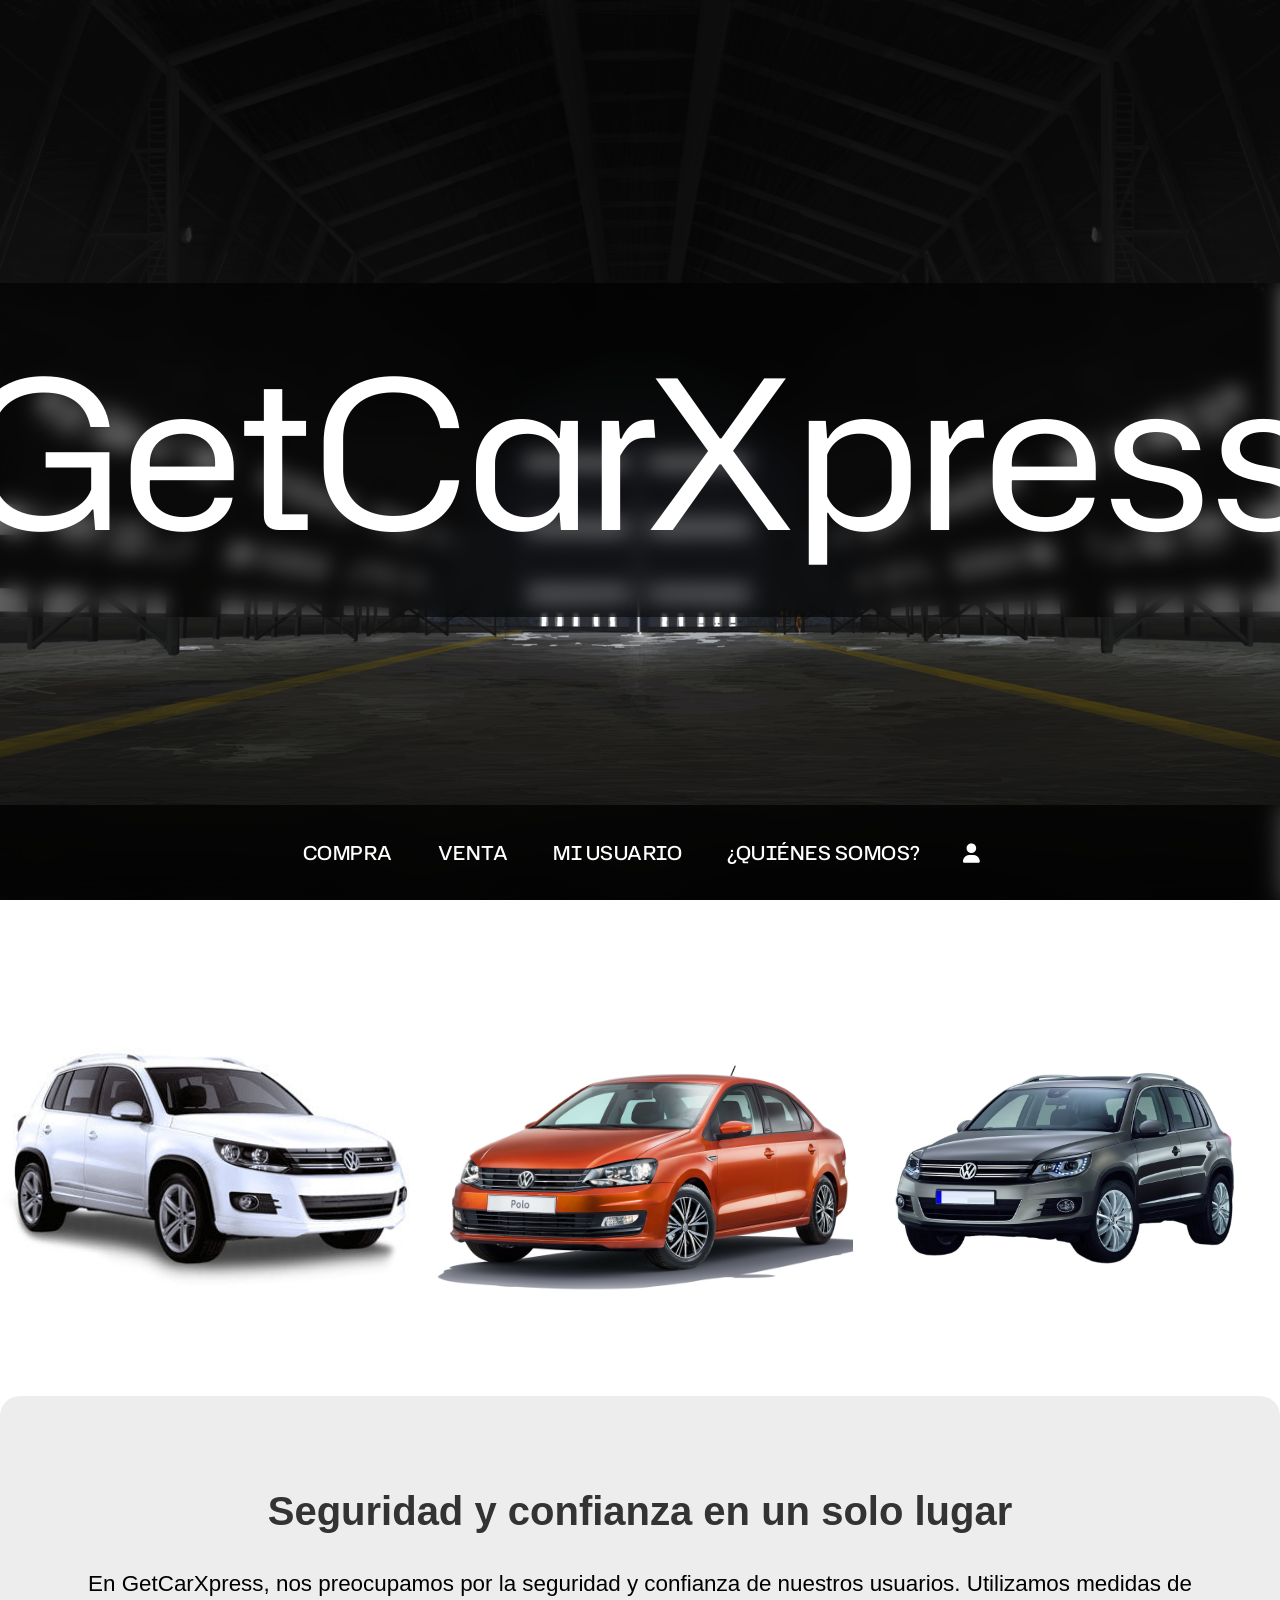
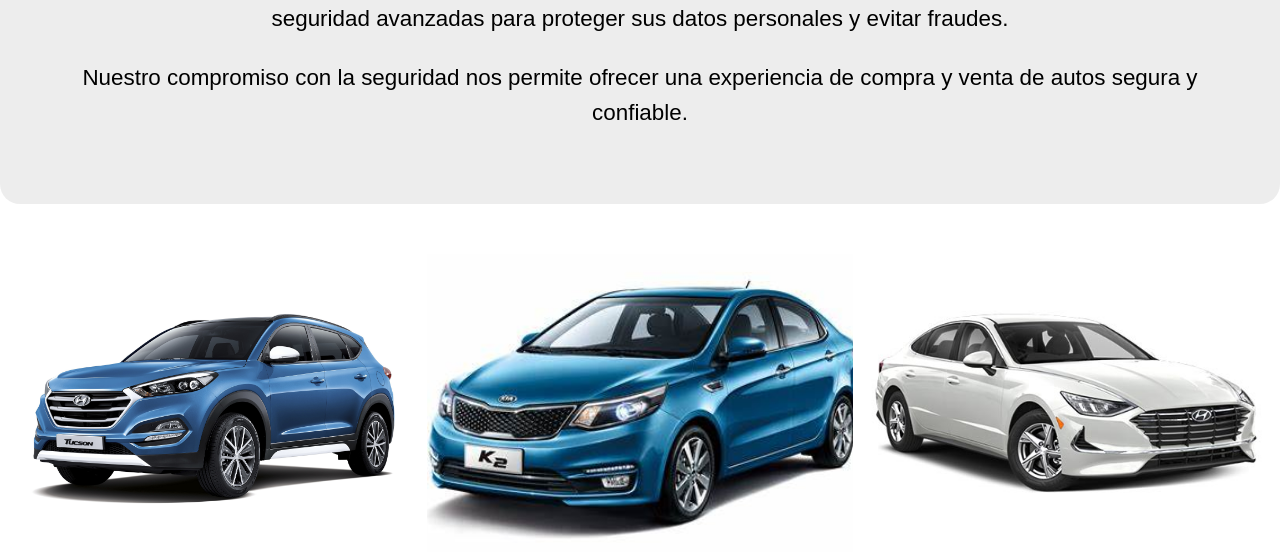
<file: index.html>
<!DOCTYPE html>
<html lang="es">
<head>
  <meta charset="UTF-8">
  <meta name="viewport" content="width=device-width, initial-scale=1.0">
  <title>GetCarXpress</title>
  <link rel="preconnect" href="https://fonts.googleapis.com">
  <link rel="preconnect" href="https://fonts.gstatic.com" crossorigin>
  <link href="https://fonts.googleapis.com/css2?family=Hubot+Sans:wdth@99.6&display=swap" rel="stylesheet">
  <link rel="stylesheet" href="paginas/index/styles.css">
  <link rel="stylesheet" href="https://cdnjs.cloudflare.com/ajax/libs/font-awesome/6.0.0/css/all.min.css">
</head>
<body>

  <div id="title">
    GetCarXpress
  </div>

  <div id="header">
    <div id="header-top-flex">
      GetCarXpress.com
    </div>
    <div id="header-bottom-flex">
      <nav class="main-nav">
            <ul class="main-nav__links">
                <li><a href="paginas/compra/compra.html">Compra</a></li>
                <li><a href="paginas/venta/venta.html">Venta</a></li>
                <li><a href="paginas/user/user.html">Mi usuario</a></li>
                <li><a href="paginas/quienes_somos/quienes_somos.html">¿Quiénes somos?</a></li>
                <li class="user-nav-item">
                    <a href="paginas/login/login.html" title="Iniciar Sesión / Mi Cuenta" class="user-icon-link">
                        <i class="fas fa-user"></i>
                        <span class="link-text-mobile">Cuenta</span> </a>
                </li>
            </ul>
        </nav>
        <a id="logo-container">
            <img id="logo-img" src="src/logo_getCarMini.png" alt="Logo de GetCarXpress">
        </a>
    </div>
  </div>

  <div id="header2">
    <nav class="main-nav">
            <ul class="main-nav__links">
                <li><a href="paginas/compra/compra.html">Compra</a></li>
                <li><a href="paginas/venta/venta.html">Venta</a></li>
                <li><a href="paginas/user/user.html">Mi usuario</a></li>
                <li><a href="paginas/quienes_somos/quienes_somos.html">¿Quiénes somos?</a></li>
                <li class="user-nav-item">
                    <a href="paginas/login/login.html" title="Iniciar Sesión / Mi Cuenta" class="user-icon-link">
                        <i class="fas fa-user"></i>
                        <span class="link-text-mobile">Cuenta</span> </a>
                </li>
            </ul>
        </nav>
  </div>

  <div class="spacer2"></div>


  <div id="content">
    <h2>Inovación en compra y venta de autos</h2>
    <p>En GetCarXpress, estamos transformando la forma en que las personas compran y venden autos.</p>
    <p>Con un enfoque en la transparencia y la confianza, ofrecemos una plataforma donde los usuarios pueden encontrar vehículos de calidad a precios accesibles.</p>
    <p>Nuestra misión es facilitar el proceso de compra y venta de autos, brindando a nuestros clientes una experiencia única y satisfactoria.</p>
    
  </div>

  <div class="spacer"></div>
<!-- Contenedor para las tres imágenes -->
<div id="image-container">
  <img src="src/white_wm.png" alt="Imagen 1">
  <img src="src/polo_wm.jpg" alt="Imagen 2">
  <img src="src/gray_wm.jpg" alt="Imagen 3">
</div>

  <div class="spacer"></div>

<!-- Bloque de texto adicional al final -->
<div id="additional-content">
  <h2>Seguridad y confianza en un solo lugar</h2>
  <p>En GetCarXpress, nos preocupamos por la seguridad y confianza de nuestros usuarios. Utilizamos medidas de seguridad avanzadas para proteger sus datos personales y evitar fraudes.</p>
  <p>Nuestro compromiso con la seguridad nos permite ofrecer una experiencia de compra y venta de autos segura y confiable.</p>
</div>

<div class="spacer"></div>
<!-- Contenedor para las tres imágenes -->
<div id="image-container">
  <img src="src/tucson.jpg" alt="Imagen 1">
  <img src="src/kia_car.jpeg" alt="Imagen 2">
  <img src="src/hyundai__white.jpg" alt="Imagen 3">
</div>

  <script src="paginas/index/script.js"></script>
</body>
</html>
</file>
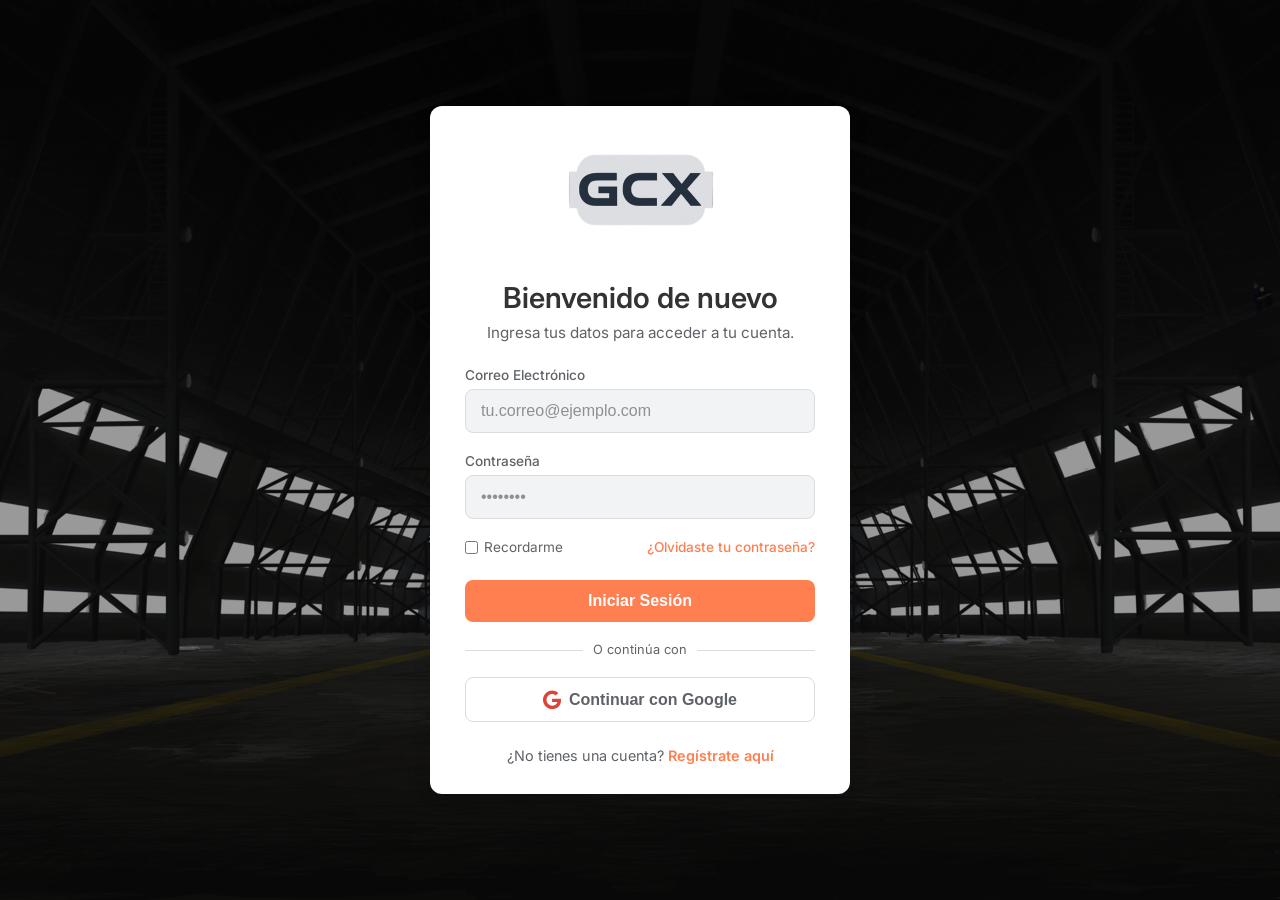
<file: paginas/login/login.html>
<!DOCTYPE html>
<html lang="es">
<head>
    <meta charset="UTF-8">
    <meta name="viewport" content="width=device-width, initial-scale=1.0">
    <title>Acceso - GetCarXpress</title>
    <link rel="stylesheet" href="login.css">
    <link rel="preconnect" href="https://fonts.googleapis.com">
    <link rel="preconnect" href="https://fonts.gstatic.com" crossorigin>
    <link href="https://fonts.googleapis.com/css2?family=Inter:wght@400;500;600;700&display=swap" rel="stylesheet">
    <link rel="stylesheet" href="https://cdnjs.cloudflare.com/ajax/libs/font-awesome/6.0.0/css/all.min.css">
</head>
<body>
    <div class="auth-wrapper">
        <div class="auth-container">
            <div class="auth-header">
                <a href="../../index.html"><img src="../../src/logo_getCarMini.png" alt="GetCarXpress Logo" class="logo"></a>
                </div>

            <div id="login-form-section" class="form-section active">
                <h2>Bienvenido de nuevo</h2>
                <p class="subtitle">Ingresa tus datos para acceder a tu cuenta.</p>
                <form id="login-form">
                    <div class="input-group">
                        <label for="login-email">Correo Electrónico</label>
                        <input type="email" id="login-email" name="email" placeholder="tu.correo@ejemplo.com" required>
                    </div>
                    <div class="input-group">
                        <label for="login-password">Contraseña</label>
                        <input type="password" id="login-password" name="password" placeholder="••••••••" required>
                    </div>
                    <div class="form-options">
                        <label class="remember-me">
                            <input type="checkbox" name="remember"> Recordarme
                        </label>
                        <a href="#" class="forgot-password">¿Olvidaste tu contraseña?</a>
                    </div>
                    <button type="submit" class="btn btn-primary">Iniciar Sesión</button>
                </form>
                <div class="sso-divider">
                    <span>O continúa con</span>
                </div>
                <button class="btn btn-sso btn-google">
                    <i class="fab fa-google"></i> Continuar con Google
                </button>
                <p class="switch-form-text">
                    ¿No tienes una cuenta? <a href="#" id="show-signup">Regístrate aquí</a>
                </p>
            </div>

            <div id="signup-form-section" class="form-section">
                <h2>Crea tu cuenta en GetCarXpress</h2> <p class="subtitle">Es rápido y fácil. Completa tus datos para unirte.</p> <form id="signup-form">
                    <div class="input-group">
                        <label for="signup-fullname">Nombre Completo</label>
                        <input type="text" id="signup-fullname" name="fullname" placeholder="Tu nombre completo" required>
                    </div>
                    <div class="input-group">
                        <label for="signup-birthyear">Año de Nacimiento</label>
                        <input type="number" id="signup-birthyear" name="birthyear" placeholder="AAAA" min="1920" max="2012" required>
                    </div>
                    <div class="input-group">
                        <label for="signup-email">Correo Electrónico</label>
                        <input type="email" id="signup-email" name="email" placeholder="tu.correo@ejemplo.com" required>
                    </div>
                    <div class="input-group">
                        <label for="signup-password">Contraseña</label>
                        <input type="password" id="signup-password" name="password" placeholder="Mínimo 8 caracteres" required minlength="8">
                    </div>
                    <div class="input-group">
                        <label for="signup-confirm-password">Confirmar Contraseña</label>
                        <input type="password" id="signup-confirm-password" name="confirm_password" placeholder="Repite tu contraseña" required>
                    </div>
                     <div class="terms-field">
                        <input type="checkbox" id="signup-terms" name="terms" required>
                        <label for="signup-terms" class="terms-label">Al continuar, aceptas nuestros <a href="/terminos" target="_blank">Términos de Servicio</a> y <a href="/privacidad" target="_blank">Política de Privacidad</a>.</label>
                    </div>
                    <button type="submit" class="btn btn-primary">Crear Cuenta</button>
                </form>
                <div class="sso-divider">
                    <span>O regístrate con</span>
                </div>
                <button class="btn btn-sso btn-google">
                    <i class="fab fa-google"></i> Continuar con Google
                </button>
                <p class="switch-form-text">
                    ¿Ya tienes una cuenta? <a href="#" id="show-login">Inicia sesión aquí</a>
                </p>
            </div>
        </div>
    </div>
    <script src="login.js"></script>
</body>
</html>
</file>
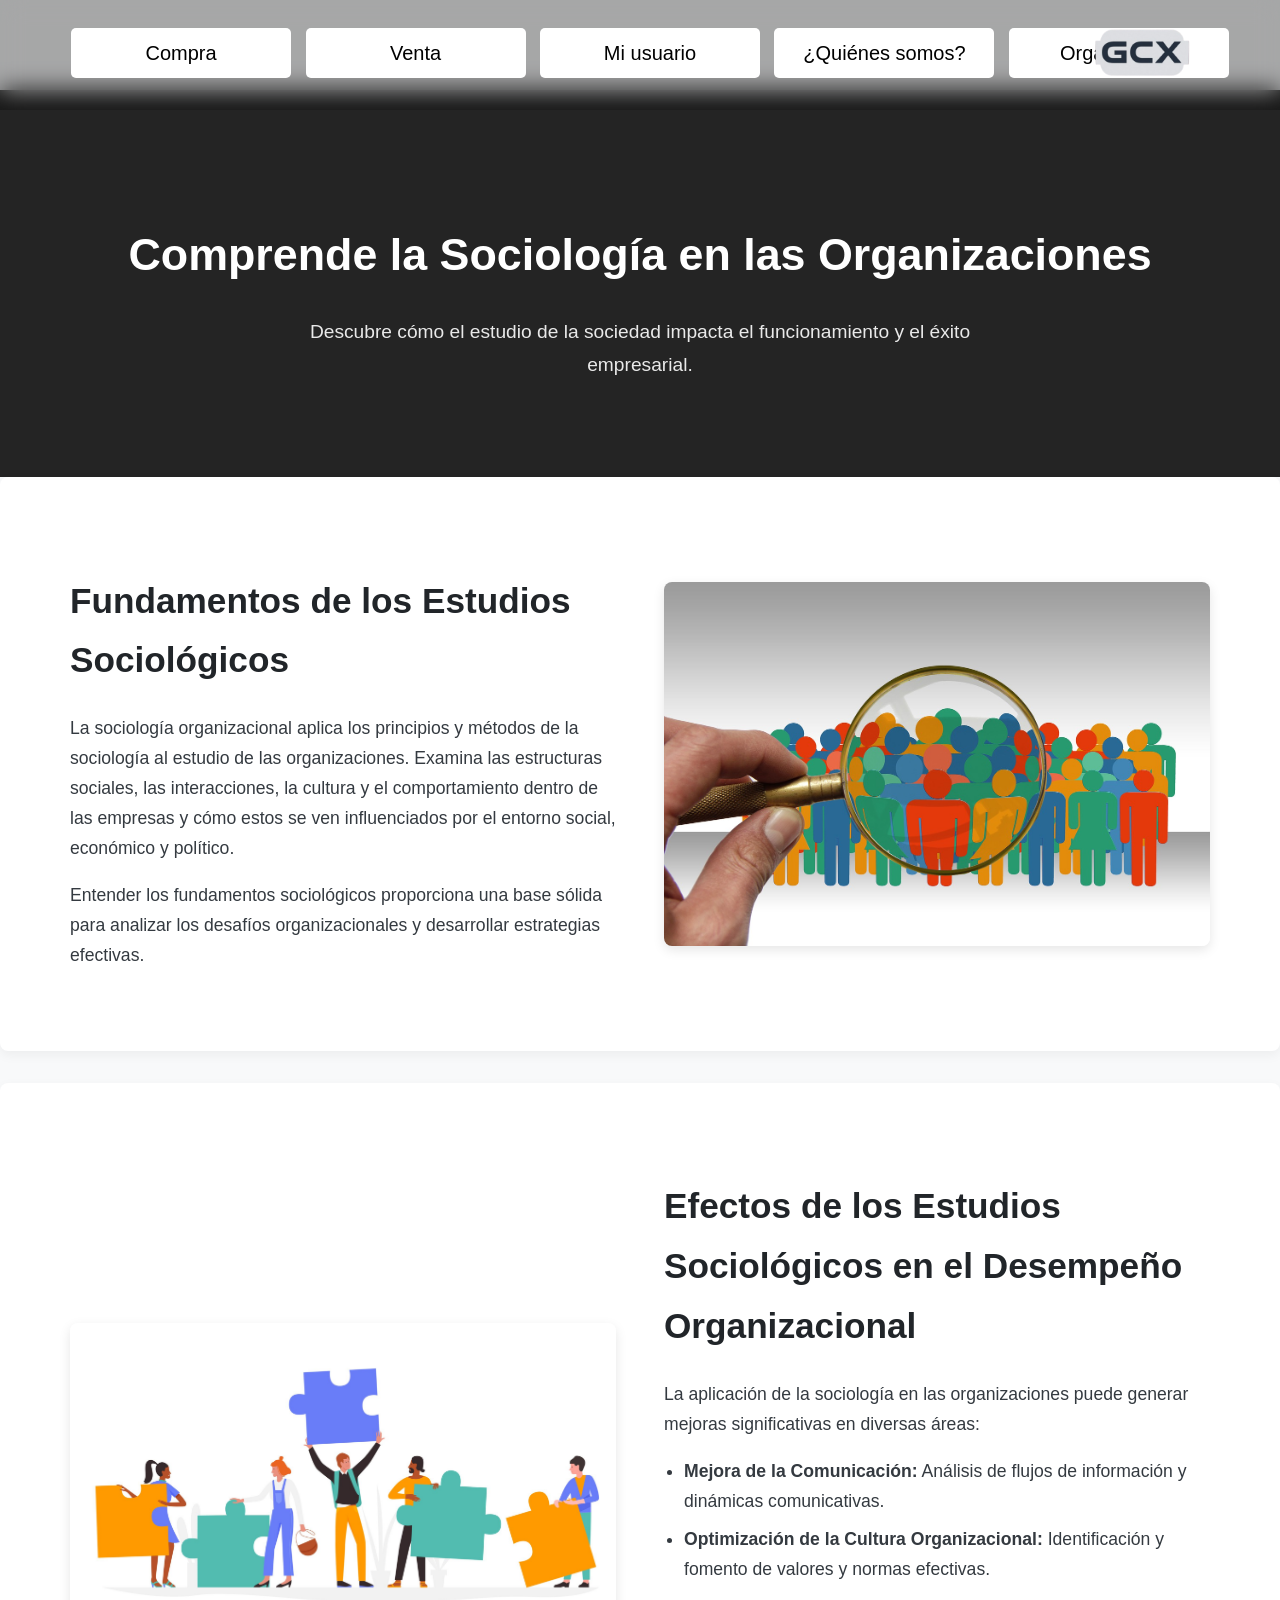
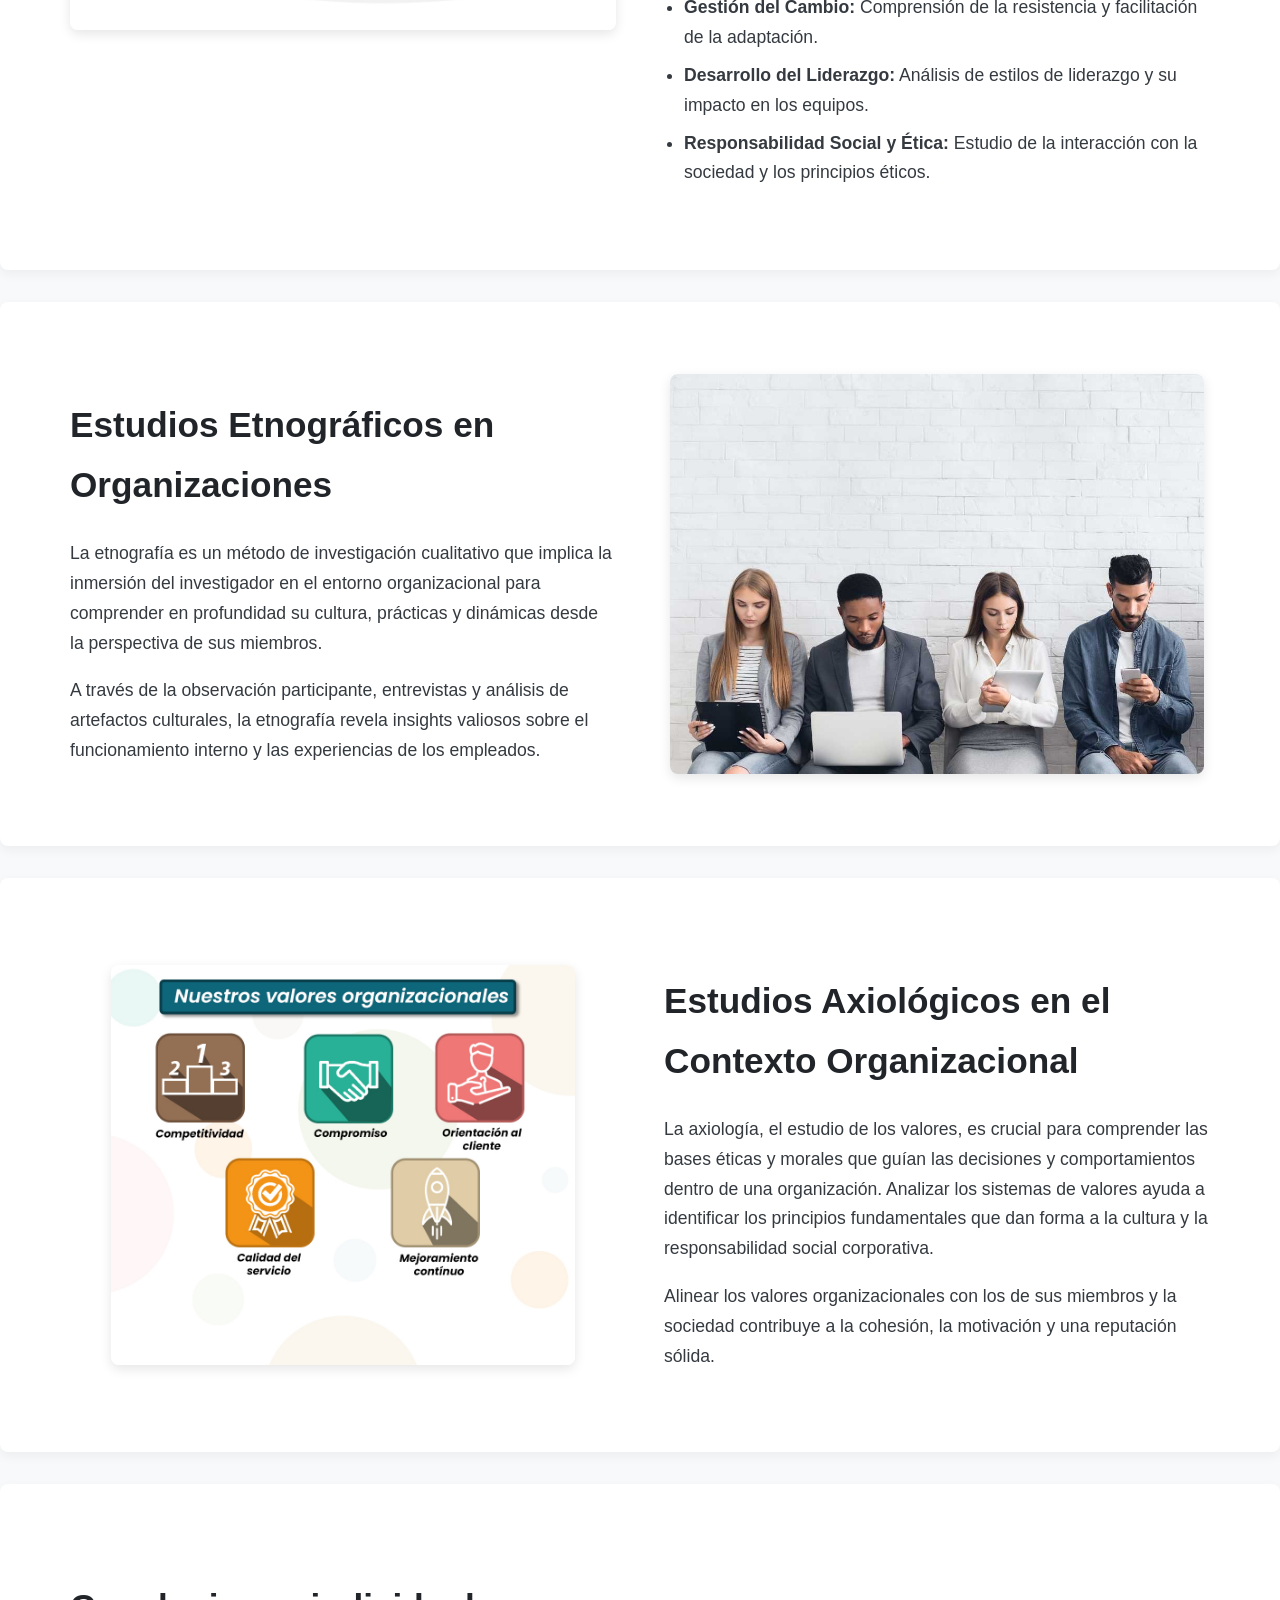
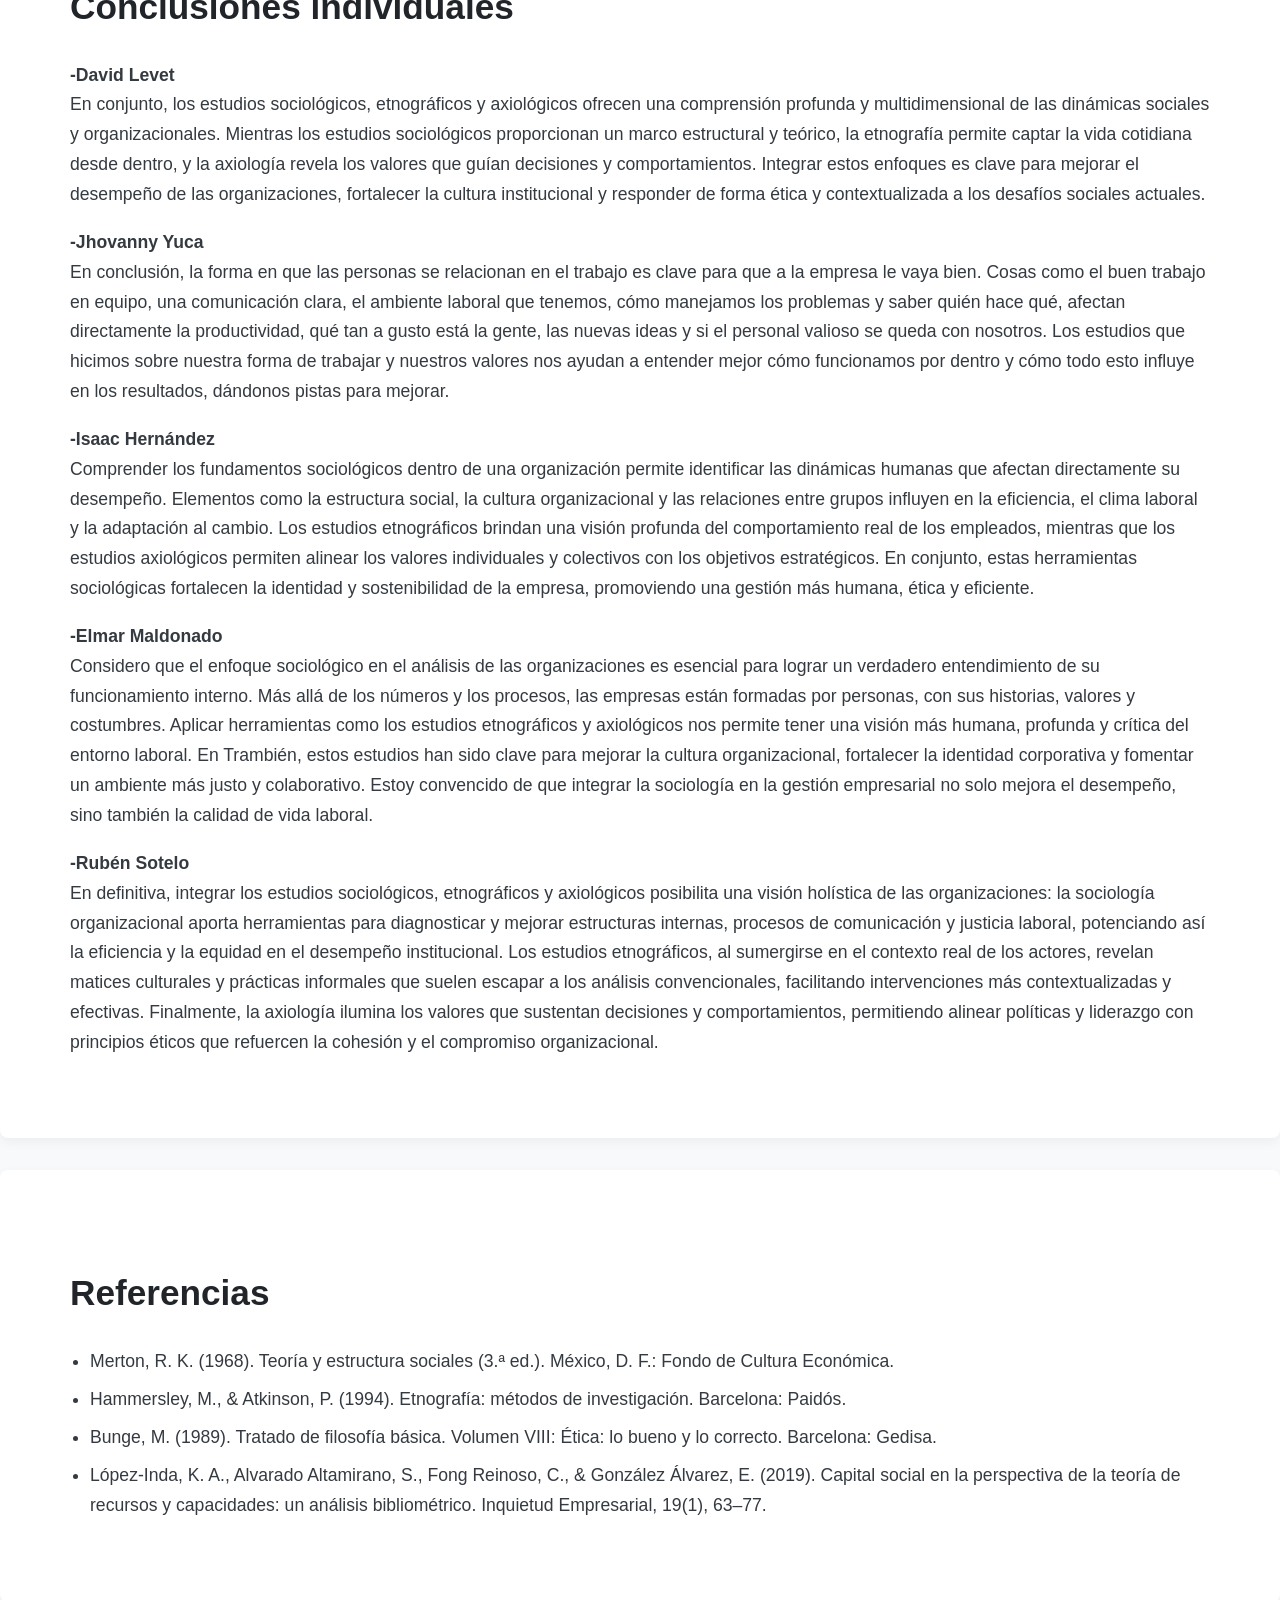
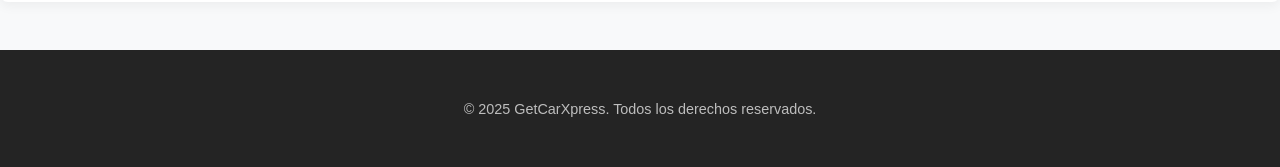
<file: paginas/organizaciones/orgnizaciones.html>
<!DOCTYPE html>
<html lang="es">
<head>
    <meta charset="UTF-8">
    <meta name="viewport" content="width=device-width, initial-scale=1.0">
    <title>Explorando la Sociología Organizacional</title>
    <link rel="stylesheet" href="organizaciones.css">
</head>
<body>

    <div id="header2">
        <div class="botones">
            <button id="boton1"><a href="../compra/compra.html">Compra</a></button>
            <button id="boton2"><a href="../venta/venta.html">Venta</a></button>
            <button id="boton3"><a href="../user/user.html">Mi usuario</a></button>
            <button id="boton3"><a href="../quienes_somos/quienes_somos.html">¿Quiénes somos?</a></button>
            <button id="boton5"><a href="../organizaciones/orgnizaciones.html">Organización</a></button>
            <a href="../../index.html"><img id="logo" src="../../src/logo_getCarMini.png" alt="Logo de GetCarXpress" class="logo"></a>
        </div>
    </div>

    <header class="hero">
        <div class="hero-content container">
            <h1>Comprende la Sociología en las Organizaciones</h1>
            <p>Descubre cómo el estudio de la sociedad impacta el funcionamiento y el éxito empresarial.</p>
        </div>
    </header>

    <section id="fundamentos" class="info-section">
        <div class="info-container container">
            <div class="info-content">
                <h2>Fundamentos de los Estudios Sociológicos</h2>
                <p>La sociología organizacional aplica los principios y métodos de la sociología al estudio de las organizaciones. Examina las estructuras sociales, las interacciones, la cultura y el comportamiento dentro de las empresas y cómo estos se ven influenciados por el entorno social, económico y político.</p>
                <p>Entender los fundamentos sociológicos proporciona una base sólida para analizar los desafíos organizacionales y desarrollar estrategias efectivas.</p>
            </div>
            <div class="info-image">
                <img src="src/sociologia_conceptos.jpg">
            </div>
        </div>
    </section>

    <section id="efectos" class="info-section reverse">
        <div class="info-container container">
            <div class="info-content">
                <h2>Efectos de los Estudios Sociológicos en el Desempeño Organizacional</h2>
                <p>La aplicación de la sociología en las organizaciones puede generar mejoras significativas en diversas áreas:</p>
                <ul>
                    <li><strong>Mejora de la Comunicación:</strong> Análisis de flujos de información y dinámicas comunicativas.</li>
                    <li><strong>Optimización de la Cultura Organizacional:</strong> Identificación y fomento de valores y normas efectivas.</li>
                    <li><strong>Gestión del Cambio:</strong> Comprensión de la resistencia y facilitación de la adaptación.</li>
                    <li><strong>Desarrollo del Liderazgo:</strong> Análisis de estilos de liderazgo y su impacto en los equipos.</li>
                    <li><strong>Responsabilidad Social y Ética:</strong> Estudio de la interacción con la sociedad y los principios éticos.</li>
                </ul>
            </div>
            <div class="info-image">
                <img src="src/organizacion_efectiva.jpg" alt="Ilustración de una organización trabajando eficientemente">
            </div>
        </div>
    </section>

    <section id="etnografia" class="info-section">
        <div class="info-container container">
            <div class="info-content">
                <h2>Estudios Etnográficos en Organizaciones</h2>
                <p>La etnografía es un método de investigación cualitativo que implica la inmersión del investigador en el entorno organizacional para comprender en profundidad su cultura, prácticas y dinámicas desde la perspectiva de sus miembros.</p>
                <p>A través de la observación participante, entrevistas y análisis de artefactos culturales, la etnografía revela insights valiosos sobre el funcionamiento interno y las experiencias de los empleados.</p>
            </div>
            <div class="info-image">
                <img src="src/investigacion_etnografica.jpg" alt="Investigador realizando observación etnográfica">
            </div>
        </div>
    </section>

    <section id="axiologia" class="info-section reverse">
        <div class="info-container container">
            <div class="info-content">
                <h2>Estudios Axiológicos en el Contexto Organizacional</h2>
                <p>La axiología, el estudio de los valores, es crucial para comprender las bases éticas y morales que guían las decisiones y comportamientos dentro de una organización. Analizar los sistemas de valores ayuda a identificar los principios fundamentales que dan forma a la cultura y la responsabilidad social corporativa.</p>
                <p>Alinear los valores organizacionales con los de sus miembros y la sociedad contribuye a la cohesión, la motivación y una reputación sólida.</p>
            </div>
            <div class="info-image">
                <img src="src/valores_organizacionales.jpg" alt="Ilustración de valores organizacionales">
            </div>
        </div>
    </section>

    <section id="conclusiones" class="info-section">
        <div class="info-container container">
            <div class="info-content">
                <h2>Conclusiones individuales</h2>
                <p><strong>-David Levet</strong><br>
                En conjunto, los estudios sociológicos, etnográficos y axiológicos ofrecen una comprensión profunda y multidimensional de las dinámicas sociales y organizacionales. Mientras los estudios sociológicos proporcionan un marco estructural y teórico, la etnografía permite captar la vida cotidiana desde dentro, y la axiología revela los valores que guían decisiones y comportamientos. Integrar estos enfoques es clave para mejorar el desempeño de las organizaciones, fortalecer la cultura institucional y responder de forma ética y contextualizada a los desafíos sociales actuales.</p>

                <p><strong>-Jhovanny Yuca</strong><br>
                En conclusión, la forma en que las personas se relacionan en el trabajo es clave para que a la empresa le vaya bien. Cosas como el buen trabajo en equipo, una comunicación clara, el ambiente laboral que tenemos, cómo manejamos los problemas y saber quién hace qué, afectan directamente la productividad, qué tan a gusto está la gente, las nuevas ideas y si el personal valioso se queda con nosotros. Los estudios que hicimos sobre nuestra forma de trabajar y nuestros valores nos ayudan a entender mejor cómo funcionamos por dentro y cómo todo esto influye en los resultados, dándonos pistas&nbsp;para&nbsp;mejorar.</p>

                <p><strong>-Isaac Hernández</strong><br>
                Comprender los fundamentos sociológicos dentro de una organización permite identificar las dinámicas humanas que afectan directamente su desempeño. Elementos como la estructura social, la cultura organizacional y las relaciones entre grupos influyen en la eficiencia, el clima laboral y la adaptación al cambio. Los estudios etnográficos brindan una visión profunda del comportamiento real de los empleados, mientras que los estudios axiológicos permiten alinear los valores individuales y colectivos con los objetivos estratégicos. En conjunto, estas herramientas sociológicas fortalecen la identidad y sostenibilidad de la empresa, promoviendo una gestión más humana, ética&nbsp;y&nbsp;eficiente.</p>

                <p><strong>-Elmar Maldonado</strong><br>
                Considero que el enfoque sociológico en el análisis de las organizaciones es esencial para lograr un verdadero entendimiento de su funcionamiento interno. Más allá de los números y los procesos, las empresas están formadas por personas, con sus historias, valores y costumbres. Aplicar herramientas como los estudios etnográficos y axiológicos nos permite tener una visión más humana, profunda y crítica del entorno laboral. En Trambién, estos estudios han sido clave para mejorar la cultura organizacional, fortalecer la identidad corporativa y fomentar un ambiente más justo y colaborativo. Estoy convencido de que integrar la sociología en la gestión empresarial no solo mejora el desempeño, sino también la calidad de&nbsp;vida&nbsp;laboral.</p>

                <p><strong>-Rubén Sotelo</strong><br>
                En definitiva, integrar los estudios sociológicos, etnográficos y axiológicos posibilita una visión holística de las organizaciones: la sociología organizacional aporta herramientas para diagnosticar y mejorar estructuras internas, procesos de comunicación y justicia laboral, potenciando así la eficiencia y la equidad en el desempeño institucional. Los estudios etnográficos, al sumergirse en el contexto real de los actores, revelan matices culturales y prácticas informales que suelen escapar a los análisis convencionales, facilitando intervenciones más contextualizadas y efectivas. Finalmente, la axiología ilumina los valores que sustentan decisiones y comportamientos, permitiendo alinear políticas y liderazgo con principios éticos que refuercen la cohesión y el compromiso organizacional.</p>
            </div>
        </div>
    </section>

    <section id="referencias" class="info-section reverse">
        <div class="info-container container">
            <div class="info-content">
                <h2>Referencias</h2>
                <ul>
                    <li>Merton, R. K. (1968). Teoría y estructura sociales (3.ª ed.). México, D. F.: Fondo de Cultura Económica.</li>
                    <li>Hammersley, M., & Atkinson, P. (1994). Etnografía: métodos de investigación. Barcelona: Paidós.</li>
                    <li>Bunge, M. (1989). Tratado de filosofía básica. Volumen VIII: Ética: lo bueno y lo correcto. Barcelona: Gedisa.</li>
                    <li>López-Inda, K. A., Alvarado Altamirano, S., Fong Reinoso, C., & González Álvarez, E. (2019). Capital social en la perspectiva de la teoría de recursos y capacidades: un análisis bibliométrico. Inquietud Empresarial, 19(1), 63–77.</li>
                </ul>
            </div>
        </div>
    </section>

    <footer>
        <div class="container">
            <p>© 2025 GetCarXpress. Todos los derechos reservados.</p>
        </div>
    </footer>

    <script>
        // No se incluye el JS del carrusel ya que no hay carrusel en este diseño inicial.
    </script>
</body>
</html>
</file>
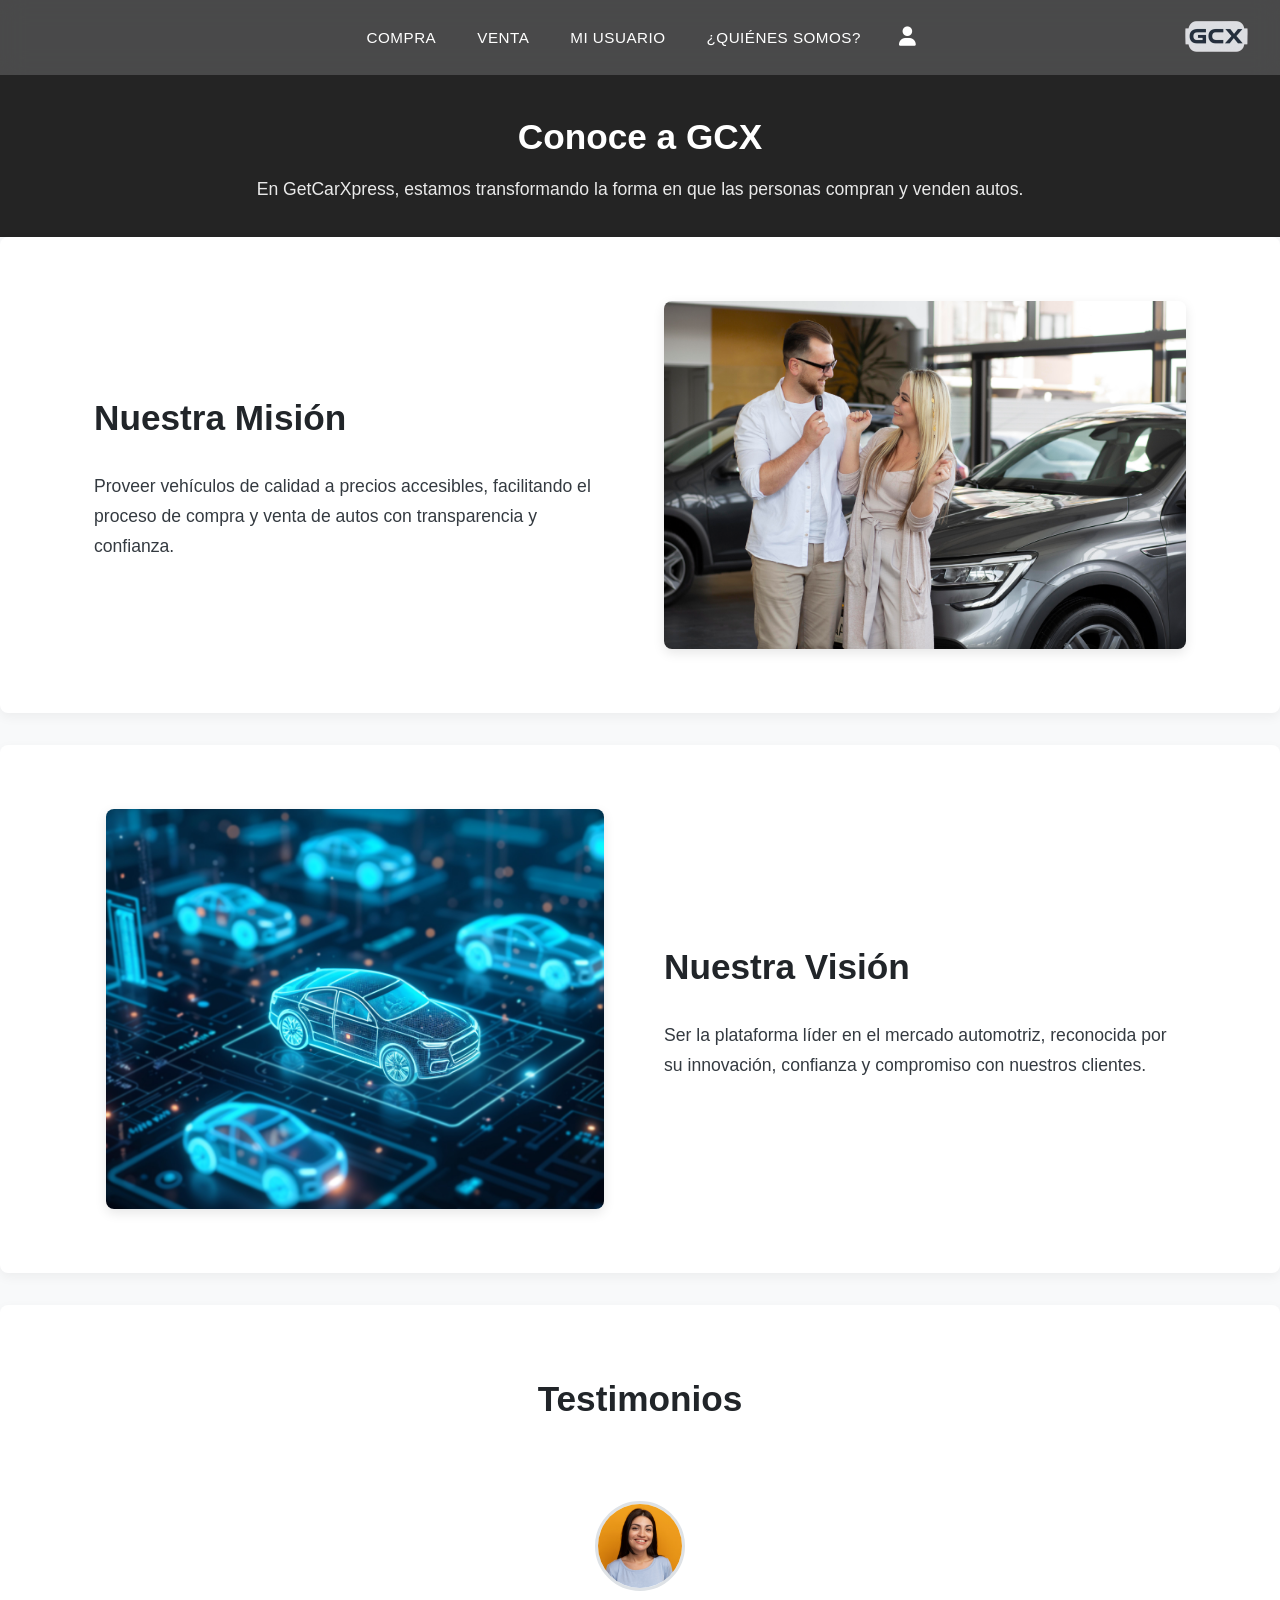
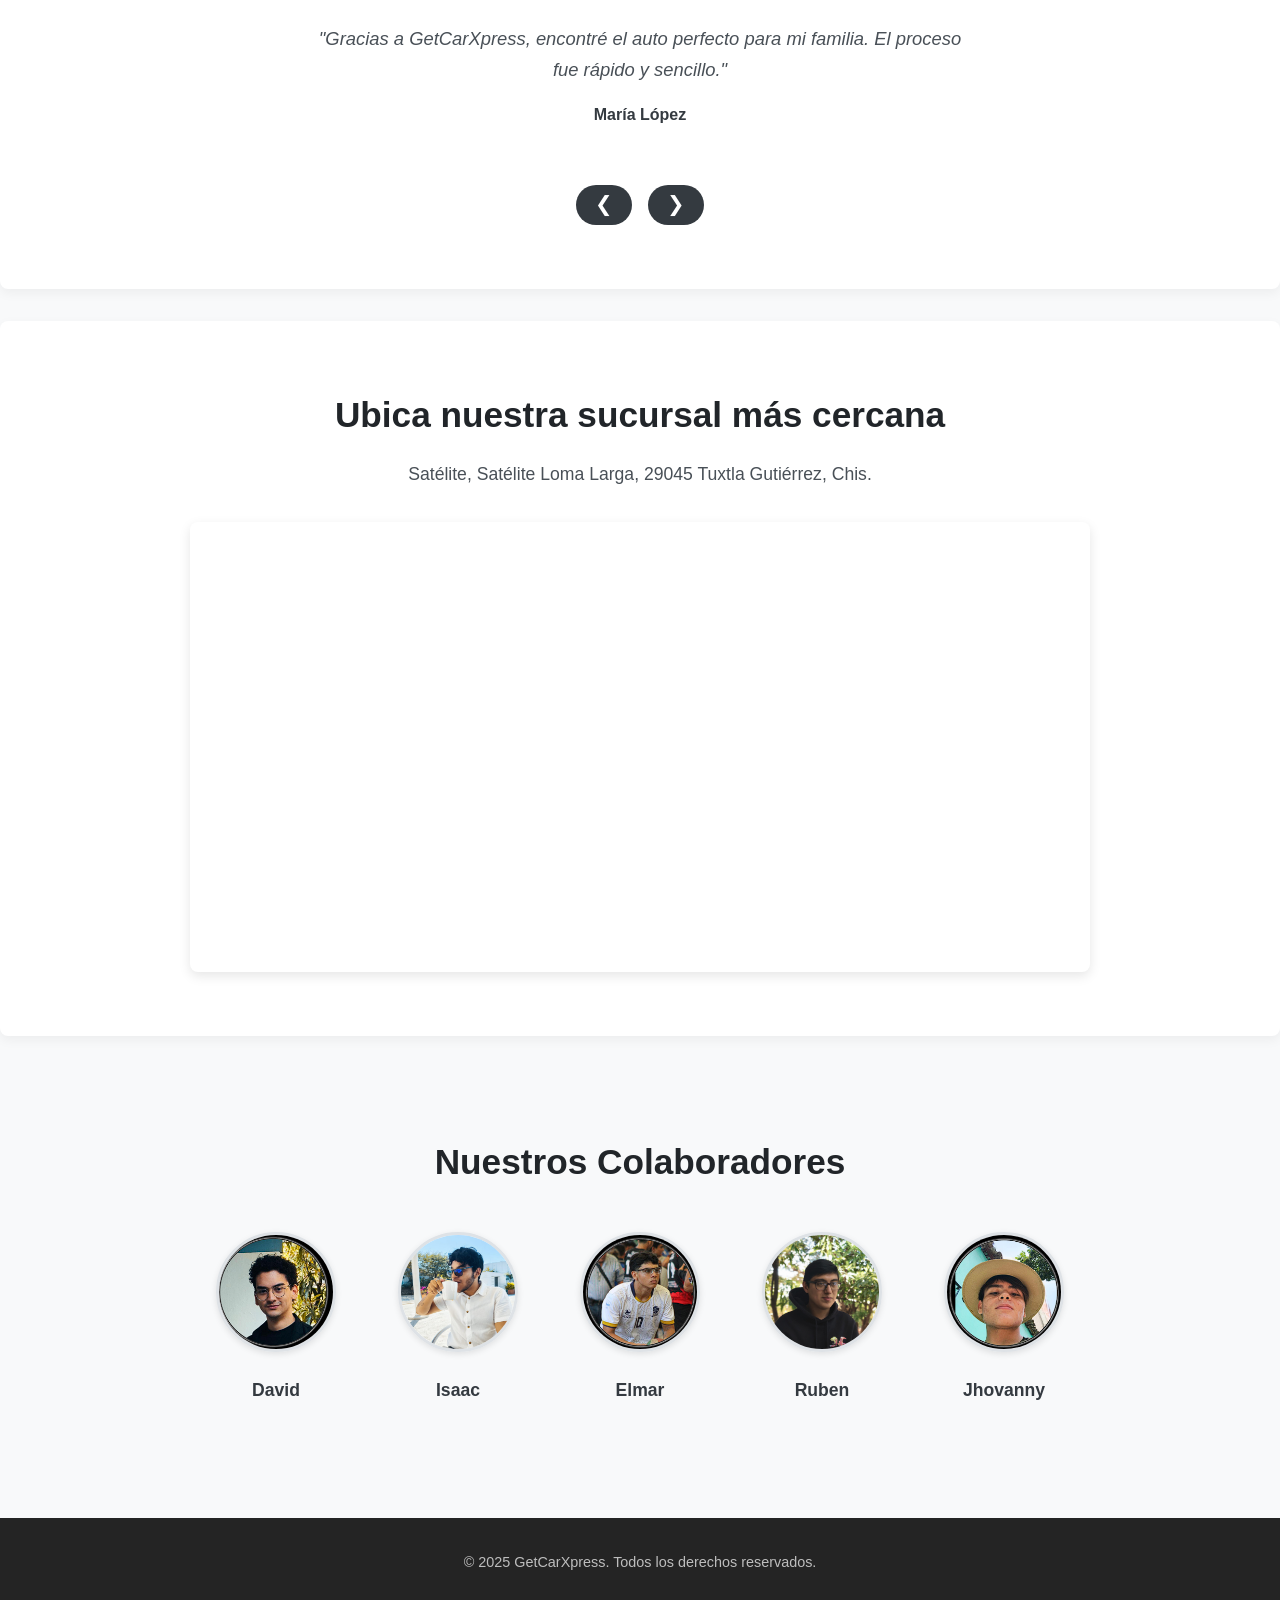
<file: paginas/quienes_somos/quienes_somos.html>
<!DOCTYPE html>
<html lang="es">
<head>
    <meta charset="UTF-8">
    <meta name="viewport" content="width=device-width, initial-scale=1.0">
    <title>Quiénes Somos - GetCarXpress</title>
    <link rel="stylesheet" href="quienes_somos.css"> <link rel="stylesheet" href="https://cdnjs.cloudflare.com/ajax/libs/font-awesome/6.0.0/css/all.min.css">
</head>
<body>

    <div id="header2">
        <nav class="main-nav">
            <ul class="main-nav__links">
                <li><a href="../compra/compra.html">Compra</a></li>
                <li><a href="../venta/venta.html">Venta</a></li>
                <li><a href="../user/user.html">Mi usuario</a></li>
                <li><a href="../quienes_somos/quienes_somos.html">¿Quiénes somos?</a></li>
                <li class="user-nav-item">
                    <a href="../login/login.html" title="Iniciar Sesión / Mi Cuenta" class="user-icon-link">
                        <i class="fas fa-user"></i>
                        <span class="link-text-mobile">Cuenta</span> </a>
                </li>
            </ul>
        </nav>
        <a href="../../index.html" id="logo-container">
            <img id="logo-img" src="../../src/logo_getCarMini.png" alt="Logo de GetCarXpress">
        </a>
    </div>

    <header class="hero">
        <div class="hero-content container">
            <h1>Conoce a GCX</h1>
            <p>En GetCarXpress, estamos transformando la forma en que las personas compran y venden autos.</p>
        </div>
    </header>

    <section class="about-section">
        <div class="about-container container">
            <div class="about-content">
                <h2>Nuestra Misión</h2>
                <p>Proveer vehículos de calidad a precios accesibles, facilitando el proceso de compra y venta de autos con transparencia y confianza.</p>
            </div>
            <div class="about-image">
                <img src="../../src/about_clientes_felices.jpg" alt="Clientes sonriendo junto a un coche">
            </div>
        </div>
    </section>

    <section class="about-section reverse">
       <div class="about-container container">
            <div class="about-content">
                <h2>Nuestra Visión</h2>
                <p>Ser la plataforma líder en el mercado automotriz, reconocida por su innovación, confianza y compromiso con nuestros clientes.</p>
            </div>
            <div class="about-image">
                <img src="../../src/about_vision.jpg" alt="Persona mirando hacia el horizonte junto a un coche">
            </div>
       </div>
    </section>

    <section class="testimonials">
        <div class="container">
            <h2>Testimonios</h2>
            <div class="carousel-wrapper">
                <div class="carousel">
                    <div class="testimonial-card">
                        <img src="../../src/persona1.jpg" alt="Foto de Juan Pérez" class="testimonial-photo">
                        <p class="testimonial-text">"Gracias a GetCarXpress, encontré el auto perfecto para mi familia. El proceso fue rápido y sencillo."</p>
                        <p class="testimonial-name">María López</p>
                    </div>
                    <div class="testimonial-card">
                        <img src="../../src/persona2.jpg" alt="Foto de María López" class="testimonial-photo">
                        <p class="testimonial-text">"Vendí mi auto en menos de una semana. Excelente servicio y atención al cliente."</p>
                        <p class="testimonial-name">Juan Pérez</p>
                    </div>
                    <div class="testimonial-card">
                        <img src="../../src/persona3.jpg" alt="Foto de Carlos Gómez" class="testimonial-photo">
                        <p class="testimonial-text">"El equipo de GetCarXpress fue muy profesional y me ayudó en todo el proceso."</p>
                        <p class="testimonial-name">Ana Torres</p>
                    </div>
                    <div class="testimonial-card">
                        <img src="../../src/persona4.jpg" alt="Foto de Ana Torres" class="testimonial-photo">
                        <p class="testimonial-text">"Recomiendo GetCarXpress a todos mis amigos. ¡Gran experiencia!"</p>
                        <p class="testimonial-name">Carlos Gómez</p>
                    </div>
                </div>
                <div class="carousel-controls">
                     <button class="prev-btn" aria-label="Testimonio anterior">❮</button>
                     <button class="next-btn" aria-label="Testimonio siguiente">❯</button>
                </div>
            </div>
        </div>
    </section>

    <section class="location-section">
        <div class="container">
            <h2>Ubica nuestra sucursal más cercana</h2>
            <p class="location-address">
                Satélite, Satélite Loma Larga, 29045 Tuxtla Gutiérrez, Chis.
            </p>
            <div class="map-container">
                <iframe
                    src="https://www.google.com/maps/embed?pb=!1m18!1m12!1m3!1d3820.8151586486627!2d-93.1588386257776!3d16.736086719808044!2m3!1f0!2f0!3f0!3m2!1i1024!2i768!4f13.1!3m3!1m2!1s0x85ecd8c1645aa997%3A0xb219d51121284890!2sSat%C3%A9lite%2C%2029045%20Tuxtla%20Guti%C3%A9rrez%2C%20Chis.!5e0!3m2!1sen!2smx!4v1719721587774!5m2!1sen!2smx"
                    width="100%"
                    height="450"
                    style="border:0;"
                    allowfullscreen=""
                    loading="lazy"
                    referrerpolicy="no-referrer-when-downgrade">
                </iframe>
            </div>
        </div>
    </section>
    <section class="collaborators-section">
        <div class="container">
            <h2>Nuestros Colaboradores</h2>
            <div class="collaborators-grid">
                <div class="collaborator-item">
                    <img src="../../src/David.png" alt="Foto de David" class="collaborator-photo">
                    <p class="collaborator-name">David</p>
                </div>
                <div class="collaborator-item">
                    <img src="../../src/foto__isaac.jpg" alt="Foto de Isaac" class="collaborator-photo">
                    <p class="collaborator-name">Isaac</p>
                </div>
                <div class="collaborator-item">
                    <img src="../../src/Emar.png" alt="Foto de Elmar" class="collaborator-photo">
                    <p class="collaborator-name">Elmar</p>
                </div>
                <div class="collaborator-item">
                   <img src="../../src/foto_viejito.jpg" alt="Foto de Ruben" class="collaborator-photo">
                    <p class="collaborator-name">Ruben</p>
                </div>
                <div class="collaborator-item">
                    <img src="../../src/Jhovanny.png" alt="Foto de Jhovanny" class="collaborator-photo">
                    <p class="collaborator-name">Jhovanny</p>
                </div>
            </div>
        </div>
    </section>
    <footer>
        <div class="container">
             <p>&copy; 2025 GetCarXpress. Todos los derechos reservados.</p>
        </div>
    </footer>

    <script src="quienes_somos.js"></script>
</body>
</html>
</file>
<file: paginas/index/styles.css>
/* Estilos generales */
body, html {
    margin: 0;
    padding: 0;
    font-family: Arial, sans-serif;
    height: 100%;
    background-image: url('../../src/imagen_de_ejemplo.jpg');  /* Agregar la imagen de fondo */
   
    background-size: cover;
    background-position: center;
    background-attachment: fixed;
  }
  
/* Título inicial que cubre toda la pantalla */
/* Título inicial que cubre toda la pantalla */


#title {
    position: absolute;
    top: 50%;
    left: 50%;
    transform: translate(-50%, -50%);
    font-size: 13rem;
    font-weight: bold;
    text-align: center;
    color: white;
    transition: all 0.3s ease;
    z-index: 2; /* Asegura que el título esté encima del contenido */
    opacity: 1;
    font-family: "Hubot Sans", sans-serif;
    font-optical-sizing: auto;
    font-weight: 400;
    font-style: normal;
    font-variation-settings:
    "wdth" 99.6;
  
    /* Fondo oscuro con bordes redondeados */
    background-color: rgba(0, 0, 0, 0.6); /* Fondo oscuro semi-transparente */
    border-radius: 20px; /* Bordes redondeados */
    padding: 20px 40px; /* Espaciado interno alrededor del texto */
  
    /* Efecto de desenfoque en el fondo */
    backdrop-filter: blur(10px);  /* Aplica un desenfoque al fondo detrás del título */
    -webkit-backdrop-filter: blur(10px);  /* Para soporte en Safari */
  }
  
  
  
  #header {
    display: flex;
    flex-direction: column;
    position: fixed;
    width: 100%;
    display: none; /* Inicialmente oculta */
    transition: all 0.6s ease;
    opacity: 0;
    transform: translateY(-100%); /* Inicialmente fuera de la vista */
    z-index: 1;
  }
  
  #header-top-flex {
    padding: 10px;
    background-color: rgba(36, 36, 36, 0.822); /* Fondo blanco semi-transparente */
    color: rgb(255, 255, 255);  /* Cambiar el color del texto a negro */
    font-weight: bold; /* Poner el texto en negritas */
    text-align: center;
    font-size: 3rem;
    display: flex;
    justify-content: center; /* Centra el contenido horizontalmente */
    align-items: center; /* Centra el contenido verticalmente */
    flex-direction: column; /* Para centrar el título y el párrafo verticalmente entre sí si es necesario */
    font-family: "Hubot Sans", sans-serif;
    font-optical-sizing: auto;
    font-weight: 400;
    font-style: normal;
    font-variation-settings:
    "wdth" 99.6;
    
    /* Efecto de desenfoque blanco en el fondo */
    backdrop-filter: blur(40px);  /* Aplica un desenfoque al fondo */
    -webkit-backdrop-filter: blur(40px);  /* Para soporte en Safari */
  }

  #header-bottom-flex {
    padding: 20px;
    background-color: rgba(0, 0, 0, 0.77); /* Fondo blanco semi-transparente */
    color: rgb(255, 255, 255); /* Cambiar el color del texto a blanco */
    font-weight: bold; /* Poner el texto en negritas */
    text-align: center;
    backdrop-filter: blur(12px); /* Aplica un desenfoque al fondo */
    -webkit-backdrop-filter: blur(12px); /* Para soporte en Safari */
    display: flex;
    justify-content: center; /* Centra la navegación horizontalmente */
    align-items: center;
  }

#header2 {
    position: fixed;
    bottom: 0;
    left: 0;
    width: 100%;
    padding: 0 25px; /* Padding horizontal. El vertical lo dará min-height y align-items */
    background-color: rgba(0, 0, 0, 0.705);
    color: rgb(255, 255, 255); /* Color de texto por defecto para el header */
    backdrop-filter: blur(12px);
    -webkit-backdrop-filter: blur(12px);
    z-index: 1000;
    transition: all 0.3s ease;

    display: flex;
    align-items: center; /* Centra verticalmente nav y logo-container */
    justify-content: center; /* Centra el nav.main-nav por defecto */
    min-height: 95px; /* Altura del navbar, ajusta según tu logo y tamaño de fuente */
    /* Las propiedades de font-weight y font-size aquí son generales,
       los enlaces tendrán las suyas propias */
}

/* Contenedor principal de la navegación */
.main-nav {
    /* Este elemento será centrado por justify-content: center en #header2 */
}

.main-nav__links {
    display: flex;
    align-items: center;
    list-style: none; /* Quitar viñetas de la lista */
    padding: 0;
    margin: 0;
    gap: 9px; /* Espacio mínimo entre items, el padding del 'a' hará el resto */
}

.main-nav__links li {
    /* No se necesita mucho estilo aquí, el 'a' es el importante */
}

.main-nav__links li a {
    display: inline-block; /* Permite padding y comportamiento de bloque */
    padding: 12px 18px; /* Padding para área clickeable y espaciado visual */
    color: rgb(255, 255, 255); /* Color del texto del enlace */
    text-decoration: none;
    font-family: "Hubot Sans", sans-serif; /* Manteniendo tu fuente */
    font-size: 1.2rem; /* Ajustar tamaño (ej: 15px-16px) */
    font-weight: 500; /* Un poco más de peso que el normal */
    text-transform: uppercase; /* Estilo común para este tipo de nav */
    position: relative; /* Para el pseudo-elemento de la línea inferior */
    transition: color 0.3s ease;
    letter-spacing: 0.5px; /* Ligero espaciado entre letras */
    transform: translateX(-25px);
}

/* Efecto de línea inferior al pasar el ratón (Hover) */
.main-nav__links li a::after {
    content: '';
    position: absolute;
    width: 100%;
    height: 2px; /* Grosor de la línea */
    background-color: rgb(255, 255, 255); /* Color de la línea */
    left: 0;
    bottom: 5px; /* Distancia de la línea al texto, ajusta con el padding del 'a' */
    transform: scaleX(0); /* Inicialmente invisible (escala 0) */
    transform-origin: center; /* La animación de la línea empieza/termina en el centro */
    transition: transform 0.4s cubic-bezier(0.19, 1, 0.22, 1); /* Transición suave */
}

.main-nav__links li a:hover {
    color: #f0f0f0; /* Color de texto ligeramente diferente al pasar el ratón */
}

.main-nav__links li a:hover::after {
    transform: scaleX(1); /* Línea se expande al 100% */
}

/* Estilo específico para el enlace del ícono de usuario */
.main-nav__links li a.user-icon-link {
    padding: 12px 15px; /* Ajustar padding si es solo un ícono */
}

.main-nav__links li a.user-icon-link i.fa-user {
    font-size: 1.2rem; /* Tamaño del ícono */
    line-height: 1; /* Para mejor alineación vertical */
}

/* Ocultar texto "Cuenta" en pantallas grandes, mostrarlo en móviles */
.main-nav__links li a.user-icon-link .link-text-mobile {
    display: none; /* Oculto por defecto */
    margin-left: 8px; /* Espacio entre ícono y texto */
    font-size: 0.85rem; /* Más pequeño */
}


/* Contenedor del logo (mantiene su posición absoluta) */
#logo-container {
    position: absolute;
    right: 25px; /* Distancia desde el borde derecho de #header2 */
    top: 50%;
    transform: translateY(-50%);
    display: flex;
    align-items: center;
}

#logo-img {
    height: 50px; /* Ajusta según la altura de tu navbar y logo */
    width: auto;
    max-width: 150px;
    display: block;
}
  
  
/* Contenido inicial oculto */
#content {
    
    opacity: 0;
    transform: translateY(50px);
    transition: opacity 1s ease, transform 1s ease;
    padding: 50px;
    background-color: rgba(233, 233, 233, 0.808); /* Fondo con un poco de transparencia */
    z-index: 0;
    font-size: 1.4rem; /* Tamaño de fuente */
    line-height: 1.6; /* Espaciado entre líneas */
    text-align: center;
    /* Nuevo estilo para el ancho máximo y justificación */
    max-width: 1500px; /* Establecer el ancho máximo a 1000px */
    margin-left: auto;  /* Centrar el contenido a la izquierda */
    margin-right: auto; /* Centrar el contenido a la derecha */
   
    backdrop-filter: blur(14px); /* Aplica un desenfoque al fondo */
    -webkit-backdrop-filter: blur(14px); /* Para soporte en Safari */
    border-radius: 20px; /* Bordes redondeados */
  }
  
  /* Estilo para mostrar el contenido */
  #content.show {
    opacity: 1;
    transform: translateY(0);
  }
  
  /* Espaciado para permitir scroll */
  .spacer {
    height: 50px; /* Ajusta según lo que necesites */
  }
  
  .spacer2 {
    height: 500px; /* Ajusta según lo que necesites */
  }
  
  /* Contenedor para las tres imágenes */
#image-container {
    display: flex; /* Usamos Flexbox para dividir las imágenes en tres partes */
    width: 100%; /* Asegura que el contenedor ocupe todo el ancho */
    height: 300px; /* Altura para las imágenes (puedes ajustarlo) */
    justify-content: space-between; /* Distribuye las imágenes equitativamente */
  }
  
  /* Cada imagen dentro del contenedor */
  #image-container img {
    width: 33.33%; /* Cada imagen ocupa un tercio del ancho de la pantalla */
    height: 100%; /* Asegura que las imágenes tengan la misma altura */
    object-fit: cover; /* Hace que la imagen se recorte si no tiene las proporciones correctas */
  }
  
  /* Estilo para el bloque de texto adicional */
#additional-content {
  padding: 50px;
  background-color: rgba(233, 233, 233, 0.808); /* Fondo blanco semi-transparente */
  margin-top: 30px; /* Separación de la sección anterior */
  max-width: 1500px; /* Establecer el ancho máximo */
  margin-left: auto;
  margin-right: auto; /* Centrado */
  text-align: center; /* Justificar el texto */
  font-size: 1.4rem; /* Tamaño de fuente */
  line-height: 1.6; /* Espaciado entre líneas */
  backdrop-filter: blur(14px); /* Aplica un desenfoque al fondo */
  -webkit-backdrop-filter: blur(14px); /* Para soporte en Safari */
  border-radius: 20px; /* Bordes redondeados */
}

/* Estilo para el encabezado dentro del bloque de texto adicional */
#additional-content h2 {
  font-size: 2.5rem;
  color: #333;
  text-align: center;
  margin-bottom: 20px;
}

#content h2 {
  font-size: 2.5rem;
  color: #333;
  text-align: center;
  margin-bottom: 20px;
}

/* Estilo para los botones en general */
.botones button {
  position: relative; /* Para que el enlace absoluto se posicione respecto al botón */
  background-color: #ffffff;
  border: none;
  padding: 0; /* Elimina el padding si lo hay, para evitar desplazamientos */
  margin: 5px;
  cursor: pointer;
  border-radius: 5px;
  font-size: 23px;
  overflow: hidden;
  transition: background-color 0.4s ease, color 0.4s ease;
  width: 200px;
  height: 50px;
  font-family: "Hubot Sans", sans-serif;
    font-optical-sizing: auto;
    font-weight: 400;
    font-style: normal;
    font-variation-settings:
    "wdth" 99.6;
    z-index: 1003; 
}

/* Posiciona el enlace para que cubra todo el botón */
.botones button a {
  position: absolute;
  top: 0;
  left: 0;
  width: 100%;
  height: 100%;
  text-decoration: none;
  color: rgb(0, 0, 0);
  display: flex; /* Usa flex para centrar el contenido */
  align-items: center; /* Centrado vertical */
  justify-content: center; /* Centrado horizontal */
  transition: transform 0.3s ease;
}

/* Hover sobre el botón */
.botones button:hover {
  background-color: rgba(253, 224, 97, 0.856);
}

.botones button:hover a {
  color: rgb(0, 0, 0);
  transform: scale(1.4); 
}
</file>
<file: paginas/login/login.css>
:root {
    --primary-color: #FF7F50; /* Un naranja coral (Headspace usa naranjas/amarillos) */
    --primary-color-dark: #E86A3A;
    --text-color-primary: #333333;
    --text-color-secondary: #5f6368;
    --border-color: #dadce0;
    --background-color: #f8f9fa; /* Fondo de página muy claro */
    --form-background-color: #ffffff;
    --input-background-color: #f1f3f5; /* Ligeramente diferente para inputs */
    --error-color: #d93025;
    --font-family: 'Inter', sans-serif;
}

* {
    margin: 0;
    padding: 0;
    box-sizing: border-box;
}

body {
    font-family: var(--font-family);
    background-color: var(--background-color);
    background-image: linear-gradient(rgba(0, 0, 0, 0.4), rgba(0, 0, 0, 0.4)), url('../../src/imagen_de_ejemplo.jpg');
    background-size: cover;
    background-position: center center;
    background-repeat: no-repeat;
    
    color: var(--text-color-primary);
    display: flex;
    justify-content: center;
    align-items: center;
    min-height: 100vh;
    padding: 20px;
}

.auth-wrapper {
    width: 100%;
    display: flex;
    justify-content: center;
}

.auth-container {
    background-color: var(--form-background-color);
    padding: 30px 35px;
    border-radius: 12px;
    box-shadow: 0 4px 20px rgba(0, 0, 0, 0.08);
    width: 100%;
    max-width: 420px; /* Ancho del contenedor del formulario */
}

.auth-header {
    text-align: center;
    margin-bottom: 25px;
}

.logo {
    max-width: 180px; /* Ajusta el tamaño de tu logo */
    height: auto;
}
/* Si prefieres usar texto como logo:
.logo-text {
    font-size: 2rem;
    font-weight: 700;
    color: var(--primary-color);
    text-decoration: none;
} */


.form-section {
    display: none; /* Ocultar por defecto */
}
.form-section.active {
    display: block;
    animation: fadeIn 0.5s ease-in-out;
}

@keyframes fadeIn {
    from { opacity: 0; transform: translateY(10px); }
    to { opacity: 1; transform: translateY(0); }
}

.form-section h2 {
    font-size: 1.8rem;
    font-weight: 600;
    color: var(--text-color-primary);
    text-align: center;
    margin-bottom: 8px;
}

.form-section .subtitle {
    font-size: 0.95rem;
    color: var(--text-color-secondary);
    text-align: center;
    margin-bottom: 25px;
}

.input-group {
    margin-bottom: 20px;
}

.input-group label {
    display: block;
    font-size: 0.85rem;
    font-weight: 500;
    color: var(--text-color-secondary);
    margin-bottom: 6px;
}

.input-group input[type="email"],
.input-group input[type="password"],
.input-group input[type="text"],
.input-group input[type="number"] {
    width: 100%;
    padding: 12px 15px;
    font-size: 1rem;
    border: 1px solid var(--border-color);
    border-radius: 8px;
    background-color: var(--input-background-color);
    color: var(--text-color-primary);
    transition: border-color 0.2s ease, box-shadow 0.2s ease;
}

.input-group input::placeholder {
    color: #909090;
}

.input-group input:focus {
    outline: none;
    border-color: var(--primary-color);
    background-color: var(--form-background-color);
    box-shadow: 0 0 0 3px rgba(255, 127, 80, 0.2); /* Sombra de foco con el color primario */
}

.form-options {
    display: flex;
    justify-content: space-between;
    align-items: center;
    font-size: 0.85rem;
    margin-bottom: 25px;
}

.form-options .remember-me {
    display: flex;
    align-items: center;
    color: var(--text-color-secondary);
    cursor: pointer;
}
.form-options .remember-me input[type="checkbox"] {
    margin-right: 6px;
    accent-color: var(--primary-color);
}

.form-options .forgot-password {
    color: var(--primary-color);
    text-decoration: none;
    font-weight: 500;
}
.form-options .forgot-password:hover {
    text-decoration: underline;
}

.btn {
    width: 100%;
    padding: 12px 15px;
    font-size: 1rem;
    font-weight: 600;
    border-radius: 8px;
    border: none;
    cursor: pointer;
    transition: background-color 0.2s ease, transform 0.1s ease;
    display: flex;
    align-items: center;
    justify-content: center;
    gap: 8px; /* Espacio para iconos en botones SSO */
}

.btn-primary {
    background-color: var(--primary-color);
    color: white;
    margin-bottom: 15px; /* Espacio antes del divisor SSO */
}
.btn-primary:hover {
    background-color: var(--primary-color-dark);
}
.btn-primary:active {
    transform: scale(0.98);
}

.sso-divider {
    text-align: center;
    font-size: 0.8rem;
    color: var(--text-color-secondary);
    margin: 20px 0;
    position: relative;
}
.sso-divider span {
    background-color: var(--form-background-color);
    padding: 0 10px;
    position: relative;
    z-index: 1;
}
.sso-divider::before {
    content: '';
    position: absolute;
    left: 0;
    top: 50%;
    width: 100%;
    height: 1px;
    background-color: var(--border-color);
    z-index: 0;
}

.btn-sso {
    background-color: #fff;
    color: var(--text-color-secondary);
    border: 1px solid var(--border-color);
    margin-bottom: 10px;
}
.btn-sso:hover {
    background-color: #f1f3f5;
}
.btn-sso i {
    font-size: 1.2rem;
}
.btn-sso.btn-google i {
    color: #DB4437; /* Google red */
}


.switch-form-text {
    text-align: center;
    font-size: 0.9rem;
    color: var(--text-color-secondary);
    margin-top: 25px;
}
.switch-form-text a {
    color: var(--primary-color);
    font-weight: 600;
    text-decoration: none;
}
.switch-form-text a:hover {
    text-decoration: underline;
}

.terms-field {
    font-size: 0.8rem;
    color: var(--text-color-secondary);
    margin-bottom: 20px;
    display: flex;
    align-items: flex-start; /* Para que el texto largo se alinee bien con el checkbox */
}
.terms-field input[type="checkbox"] {
    margin-right: 8px;
    margin-top: 3px; /* Ajuste vertical fino */
    flex-shrink: 0;
    accent-color: var(--primary-color);
}
.terms-field .terms-label { /* Etiqueta específica para términos */
    font-weight: normal;
    color: var(--text-color-secondary);
    margin-bottom: 0; /* Evitar doble margen si label general tiene */
    line-height: 1.4; /* Mejorar legibilidad */
}
.terms-field a {
    color: var(--primary-color);
    text-decoration: none;
    font-weight: 500;
}
.terms-field a:hover {
    text-decoration: underline;
}

/* Responsividad simple */
@media (max-width: 480px) {
    .auth-container {
        padding: 25px 20px;
        margin: 15px; /* Margen para que no pegue a los bordes */
        box-shadow: none; /* Quitar sombra en pantallas muy pequeñas */
    }
    .form-section h2 {
        font-size: 1.6rem;
    }
    .form-section .subtitle {
        font-size: 0.9rem;
        margin-bottom: 20px;
    }
    .btn {
        padding: 11px 15px;
        font-size: 0.95rem;
    }
}
</file>
<file: paginas/organizaciones/organizaciones.css>
body {
    font-family: -apple-system, BlinkMacSystemFont, "Segoe UI", Roboto, Helvetica, Arial, sans-serif, "Apple Color Emoji", "Segoe UI Emoji", "Segoe UI Symbol";
    margin: 0;
    padding: 0;
    line-height: 1.7;
    background-color: #f8f9fa;
    color: #343a40;
    font-size: 16px;
}

#header2 {
    position: fixed; /* <-- MANTENER ESTE */
    top: 0;
    left: 0;
    width: 100%;
    padding: 10px;
    background-color: rgba(0, 0, 0, 0.329);
    color: rgb(255, 255, 255);
    font-weight: bold;
    /* text-align: center; /* No es necesario si usas flex para centrar .botones */
    backdrop-filter: blur(12px);
    -webkit-backdrop-filter: blur(12px);
    transition: all 0.3s ease; /* La transición sigue aquí */
    /* opacity: 1; /* Valor por defecto, opcional */
    z-index: 1000; /* Mantener z-index alto */
    /* position: relative; /* <-- ¡ELIMINA ESTA LÍNEA! */
    min-height: 90px; /* Mantener si es necesario */
    display: flex; /* Mantener para layout interno */
    align-items: center; /* Mantener para layout interno */
    justify-content: center; /* Mantener para layout interno */
}

#logo {
    position: absolute;
    right: 100px;
    top: 50%;
    transform: translateY(-50%);
    height: 75px;
    width: auto;
    max-width: 150px;
}

.botones button {
    position: relative;
    background-color: #ffffff;
    border: none;
    padding: 0;
    margin: 5px;
    cursor: pointer;
    border-radius: 5px;
    font-size: 20px; /* Ajustado tamaño de fuente */
    overflow: hidden;
    transition: background-color 0.4s ease, color 0.4s ease;
    width: 220px; /* Ajustado ancho botón */
    height: 50px;
    font-family: "Hubot Sans", sans-serif;
    font-optical-sizing: auto;
    font-weight: 400;
    font-style: normal;
    font-variation-settings: "wdth" 99.6;
}

.botones button a {
    position: absolute;
    top: 0;
    left: 0;
    width: 100%;
    height: 100%;
    text-decoration: none;
    color: rgb(0, 0, 0);
    display: flex;
    align-items: center;
    justify-content: center;
    transition: transform 0.3s ease;
}

.botones button:hover {
    background-color: rgba(253, 224, 97, 0.856);
}

.botones button:hover a {
    color: rgb(0, 0, 0);
    transform: scale(1.05); /* Reducido el efecto de escala */
}

.container {
    max-width: 1140px;
    margin: 0 auto;
    padding: 0 1.5rem;
}

.hero {
    background-color: #242424;
    color: white;
    text-align: center;
    padding: 6rem 1.5rem;
    margin-top: 90px; /* Para no quedar debajo del header fijo */
}

.hero-content h1 {
    font-size: 2.8rem;
    margin-bottom: 1.5rem;
    font-weight: 600;
}

.hero-content p {
    font-size: 1.2rem;
    max-width: 700px;
    margin: 0 auto;
    opacity: 0.9;
}

.info-section {
    padding: 4rem 0;
    background-color: white;
    margin-bottom: 2rem;
    border-radius: 8px;
    box-shadow: 0 4px 12px rgba(0, 0, 0, 0.05);
}

.info-container {
    display: flex;
    align-items: center;
    justify-content: space-between;
    gap: 3rem;
}

.info-section.reverse .info-container {
    flex-direction: row-reverse;
}

.info-content {
    flex: 1;
}

.info-content h2 {
    font-size: 2.2rem;
    margin-bottom: 1.5rem;
    color: #212529;
    font-weight: 600;
}

.info-content p {
    font-size: 1.1rem;
    margin-bottom: 1rem;
}

.info-content ul {
    font-size: 1.1rem;
    padding-left: 20px;
}

.info-content li {
    margin-bottom: 0.5rem;
}

.info-image {
    flex: 1;
    text-align: center;
}

.info-image img {
    max-width: 100%;
    height: auto;
    max-height: 400px;
    border-radius: 8px;
    box-shadow: 0 4px 12px rgba(0, 0, 0, 0.1);
    object-fit: cover;
    display: block;
    margin: 0 auto;
}

footer {
    text-align: center;
    padding: 2rem 1.5rem;
    background: #242424;
    color: rgba(255, 255, 255, 0.7);
    margin-top: 3rem;
    font-size: 0.9rem;
}

/* Media Queries para Responsividad */
@media (max-width: 768px) {
    .hero-content h1 {
        font-size: 2.2rem;
    }
    .hero-content p {
        font-size: 1rem;
    }
    .info-container {
        flex-direction: column !important;
        text-align: center;
    }
    .info-image {
        order: -1; /* Coloca la imagen encima del texto en móvil */
        margin-bottom: 2rem;
    }
    .info-content h2 {
        font-size: 1.8rem;
    }
    .info-content p, .info-content ul {
        font-size: 1rem;
    }
    .botones button {
        font-size: 18px;
        width: 180px;
    }
    #logo {
        right: 20px;
        height: 60px;
    }
}

@media (max-width: 480px) {
    .botones button {
        font-size: 16px;
        width: 150px;
        margin: 3px;
    }
    #logo {
        height: 50px;
    }
}
</file>
<file: paginas/quienes_somos/quienes_somos.css>
/* Estilos Generales */

*, *::before, *::after {
    box-sizing: border-box;
    margin: 0;
    padding: 0;
}

body {
    font-family: -apple-system, BlinkMacSystemFont, "Segoe UI", Roboto, Helvetica, Arial, sans-serif, "Apple Color Emoji", "Segoe UI Emoji", "Segoe UI Symbol";
    margin: 0;
    padding: 0;
    line-height: 1.7; /* Ligeramente más espacio entre líneas */
    background-color: #f8f9fa; /* Gris más claro y brillante */
    color: #343a40; /* Gris oscuro para texto */
    font-size: 16px; /* Base font size */
}

/* Asegúrate de tener FontAwesome linkeado en tu HTML principal para el icono de usuario */

#header2 {
    position: fixed;
    top: 0;
    left: 0;
    width: 100%;
    padding: 0 25px; /* Padding horizontal. El vertical lo dará min-height y align-items */
    background-color: rgba(0, 0, 0, 0.705);
    color: rgb(255, 255, 255); /* Color de texto por defecto para el header */
    backdrop-filter: blur(12px);
    -webkit-backdrop-filter: blur(12px);
    z-index: 1000;

    display: flex;
    align-items: center; /* Centra verticalmente nav y logo-container */
    justify-content: center; /* Centra el nav.main-nav por defecto */
    min-height: 75px; /* Altura del navbar, ajusta según tu logo y tamaño de fuente */
    /* Las propiedades de font-weight y font-size aquí son generales,
       los enlaces tendrán las suyas propias */
}

/* Contenedor principal de la navegación */
.main-nav {
    /* Este elemento será centrado por justify-content: center en #header2 */
}

.main-nav__links {
    display: flex;
    align-items: center;
    list-style: none; /* Quitar viñetas de la lista */
    padding: 0;
    margin: 0;
    gap: 5px; /* Espacio mínimo entre items, el padding del 'a' hará el resto */
}

.main-nav__links li {
    /* No se necesita mucho estilo aquí, el 'a' es el importante */
}

.main-nav__links li a {
    display: inline-block; /* Permite padding y comportamiento de bloque */
    padding: 12px 18px; /* Padding para área clickeable y espaciado visual */
    color: rgb(255, 255, 255); /* Color del texto del enlace */
    text-decoration: none;
    font-family: "Hubot Sans", sans-serif; /* Manteniendo tu fuente */
    font-size: 0.95rem; /* Ajustar tamaño (ej: 15px-16px) */
    font-weight: 500; /* Un poco más de peso que el normal */
    text-transform: uppercase; /* Estilo común para este tipo de nav */
    position: relative; /* Para el pseudo-elemento de la línea inferior */
    transition: color 0.3s ease;
    letter-spacing: 0.5px; /* Ligero espaciado entre letras */
}

/* Efecto de línea inferior al pasar el ratón (Hover) */
.main-nav__links li a::after {
    content: '';
    position: absolute;
    width: 100%;
    height: 2px; /* Grosor de la línea */
    background-color: rgb(255, 255, 255); /* Color de la línea */
    left: 0;
    bottom: 5px; /* Distancia de la línea al texto, ajusta con el padding del 'a' */
    transform: scaleX(0); /* Inicialmente invisible (escala 0) */
    transform-origin: center; /* La animación de la línea empieza/termina en el centro */
    transition: transform 0.4s cubic-bezier(0.19, 1, 0.22, 1); /* Transición suave */
}

.main-nav__links li a:hover {
    color: #f0f0f0; /* Color de texto ligeramente diferente al pasar el ratón */
}

.main-nav__links li a:hover::after {
    transform: scaleX(1); /* Línea se expande al 100% */
}

/* Estilo específico para el enlace del ícono de usuario */
.main-nav__links li a.user-icon-link {
    padding: 12px 15px; /* Ajustar padding si es solo un ícono */
}

.main-nav__links li a.user-icon-link i.fa-user {
    font-size: 1.2rem; /* Tamaño del ícono */
    line-height: 1; /* Para mejor alineación vertical */
}

/* Ocultar texto "Cuenta" en pantallas grandes, mostrarlo en móviles */
.main-nav__links li a.user-icon-link .link-text-mobile {
    display: none; /* Oculto por defecto */
    margin-left: 8px; /* Espacio entre ícono y texto */
    font-size: 0.85rem; /* Más pequeño */
}


/* Contenedor del logo (mantiene su posición absoluta) */
#logo-container {
    position: absolute;
    right: 25px; /* Distancia desde el borde derecho de #header2 */
    top: 50%;
    transform: translateY(-50%);
    display: flex;
    align-items: center;
}

#logo-img {
    height: 50px; /* Ajusta según la altura de tu navbar y logo */
    width: auto;
    max-width: 150px;
    display: block;
}


/* Media Query para mostrar texto junto al ícono en móviles (ejemplo) */
@media (max-width: 768px) {
    .main-nav__links {
        gap: 0; /* Menos gap si los items son más anchos */
    }
    .main-nav__links li a {
        padding: 10px 12px; /* Menos padding */
        font-size: 0.85rem; /* Texto más pequeño */
    }
    .main-nav__links li a.user-icon-link .link-text-mobile {
        /* display: inline; /* Mostrar texto en móviles */
        /* Si se muestra el texto, podrías querer ocultar otros links o hacer el nav scrolleable */
    }
    /* Ejemplo: si el espacio es muy limitado en móvil, podrías ocultar algunos textos */
    /*
    .main-nav__links li:not(.user-nav-item) a {
        font-size: 0; // Oculta el texto
    }
    .main-nav__links li:not(.user-nav-item) a::before {
        content: attr(href); // Intenta mostrar el href, pero es mejor usar iconos
        font-size: 0.85rem; // Restaura el tamaño
    }
    */

    #logo-container {
        right: 15px; /* Menos espacio para el logo */
    }
    #logo-img {
        height: 40px; /* Logo más pequeño */
    }
    #header2 {
        min-height: 60px; /* Header más pequeño */
        padding: 0 15px;
    }
}


/* Estilos para .simple-hero y .container (los que ya tenías) */
/* Asegúrate que el margin-top de .simple-hero coincida con la altura de #header2 */
.container {
    max-width: 1200px;
    margin: 0 auto;
    padding: 0 1rem;
}

.simple-hero {
    padding: 3rem 1.5rem;
    margin-top: 75px; /* Ajustar a la altura de #header2 (ej: 75px) */
    background-color: #242424;
    color: white;
    text-align: center;
    margin-bottom: 2rem;
}
.simple-hero h1 {
    font-size: 2.2rem;
    margin-bottom: 0.5rem;
}
.simple-hero p {
    font-size: 1.1rem;
    opacity: 0.9;
}

/* Contenedor principal para centrar contenido */
.container {
    max-width: 1140px; /* Ancho máximo del contenido */
    margin: 0 auto; /* Centrado automático */
    padding: 0 1.5rem; /* Espacio a los lados */
}

/* Estilos del Hero Header */
.hero {
    background-color: #242424; /* Mantenido color oscuro */
    color: white;
    text-align: center;
    padding: 2rem 1.5rem; /* Más padding vertical */
    margin-top: 75px;

}

.hero-content h1 {
    font-size: 2.2rem;
    margin-bottom: 0.5rem;
}

.hero-content p {
    font-size: 1.1rem;
    opacity: 0.9;
}

/* Estilos Secciones Sobre Nosotros (Misión/Visión) */
.about-section {
    padding: 4rem 0; /* Más padding vertical */
    background-color: white; /* Fondo blanco para destacar */
    margin-bottom: 2rem; /* Espacio entre secciones */
    border-radius: 8px;
    box-shadow: 0 4px 12px rgba(0, 0, 0, 0.05); /* Sombra suave */
}
/* Se añade el contenedor interno para aplicar el flex */
.about-container {
    display: flex;
    align-items: center;
    justify-content: space-between;
    gap: 3rem; /* Espacio entre texto e imagen */
}

/* Clase para invertir el orden en la sección Visión */
.about-section.reverse .about-container {
    flex-direction: row-reverse;
}

.about-content {
    flex: 1; /* Ocupa el espacio disponible */
}

.about-content h2 {
    font-size: 2.2rem; /* Tamaño ajustado */
    margin-bottom: 1.5rem;
    color: #212529;
    font-weight: 600;
}

.about-content p {
    font-size: 1.1rem;
}

.about-image {
    flex: 1; /* Ocupa el espacio disponible */
    text-align: center;
}

.about-image img {
    max-width: 100%;
    height: auto; /* Altura automática para mantener proporción */
    max-height: 400px; /* Altura máxima */
    border-radius: 8px;
    box-shadow: 0 4px 12px rgba(0, 0, 0, 0.1);
    object-fit: cover; /* Evita deformación de la imagen */
    display: block; /* Elimina espacio extra bajo la imagen */
    margin: 0 auto; /* Centrar si el flex container es más grande */
}

/* Estilos Testimonios */
.testimonials {
    text-align: center;
    padding: 4rem 0; /* Más padding vertical */
    background-color: #ffffff; /* Fondo blanco */
    margin-top: 2rem;
    border-radius: 8px;
    box-shadow: 0 4px 12px rgba(0, 0, 0, 0.05);
}

.testimonials h2 {
    font-size: 2.2rem;
    margin-bottom: 2.5rem; /* Más espacio antes del carrusel */
    color: #212529;
    font-weight: 600;
}

.carousel-wrapper {
    max-width: 700px; /* Ancho máximo del carrusel */
    margin: 0 auto; /* Centrado */
    position: relative; /* Para posicionar botones */
}

.carousel {
    display: flex;
    overflow-x: hidden; /* Oculta el scrollbar horizontal */
    scroll-snap-type: x mandatory; /* Ajusta el scroll a cada tarjeta */
    scroll-behavior: smooth; /* Animación suave al hacer scroll con JS */
    -webkit-overflow-scrolling: touch; /* Scroll suave en iOS */
    margin-bottom: 1.5rem; /* Espacio antes de los controles */
}

.testimonial-card {
    flex: 0 0 100%; /* Cada tarjeta ocupa el 100% del ancho del carrusel */
    scroll-snap-align: center; /* Centra la tarjeta al hacer scroll */
    max-width: 100%;
    text-align: center;
    padding: 2rem 1.5rem; /* Padding interno de la tarjeta */
    box-sizing: border-box; /* Incluye padding en el ancho/alto */
}

.testimonial-photo {
    width: 90px;  /* Ligeramente más grande */
    height: 90px;
    border-radius: 50%;
    border: 3px solid #dee2e6; /* Borde gris claro */
    margin-bottom: 1.5rem;
    object-fit: cover; /* Evita deformación */
}

.testimonial-text {
    font-size: 1.15rem; /* Un poco más grande */
    margin-bottom: 1rem;
    color: #495057; /* Gris un poco más oscuro para contraste */
    font-style: italic;
}

.testimonial-name {
    font-weight: 600; /* Más peso */
    color: #343a40;
    margin-top: 1rem;
}

/* Controles del Carrusel */
.carousel-controls {
    display: flex;
    justify-content: center;
    gap: 1rem; /* Espacio entre botones */
}

.carousel-controls button {
    background-color: #343a40; /* Botones oscuros */
    color: white;
    border: none;
    padding: 0.6rem 1.2rem; /* Padding ajustado */
    border-radius: 50px; /* Botones redondeados */
    cursor: pointer;
    font-size: 1.3rem;
    line-height: 1;
    transition: background-color 0.3s ease, transform 0.1s ease;
}

.carousel-controls button:hover {
    background-color: #495057; /* Color al pasar el ratón */
}

.carousel-controls button:active {
    transform: scale(0.95); /* Efecto al hacer clic */
}

/* ****** NUEVOS ESTILOS: UBICACIÓN ****** */
.location-section {
    padding: 4rem 0;
    background-color: #ffffff; /* Fondo blanco */
    margin-top: 2rem;
    border-radius: 8px;
    box-shadow: 0 4px 12px rgba(0, 0, 0, 0.05);
    text-align: center;
}

.location-section h2 {
    font-size: 2.2rem;
    margin-bottom: 1rem;
    color: #212529;
    font-weight: 600;
}

.location-address {
    font-size: 1.1rem;
    color: #495057;
    margin-bottom: 2rem;
}

.map-container {
    max-width: 900px; /* Ancho máximo del mapa */
    margin: 0 auto; /* Centrar el contenedor del mapa */
    border-radius: 8px;
    overflow: hidden; /* Asegura que el iframe respete el borde redondeado */
    box-shadow: 0 4px 12px rgba(0, 0, 0, 0.1);
}

.map-container iframe {
    display: block; /* Elimina espacio extra bajo el iframe */
    width: 100%; /* Asegura que ocupe todo el contenedor */
}
/* ****** FIN NUEVOS ESTILOS: UBICACIÓN ****** */

/* ****** NUEVOS ESTILOS: COLABORADORES ****** */
.collaborators-section {
    padding: 4rem 0;
    background-color: #f8f9fa; /* Fondo gris claro como el body */
    margin-top: 2rem;
    text-align: center;
}

.collaborators-section h2 {
    font-size: 2.2rem;
    margin-bottom: 2.5rem;
    color: #212529;
    font-weight: 600;
}

.collaborators-grid {
    display: flex;
    flex-wrap: wrap; /* Permite que los elementos pasen a la siguiente línea */
    justify-content: center; /* Centra los elementos horizontalmente */
    gap: 2rem; /* Espacio entre colaboradores */
}

.collaborator-item {
    text-align: center;
    flex-basis: 150px; /* Ancho base para cada colaborador */
    max-width: 180px; /* Ancho máximo */
}

.collaborator-photo {
    width: 120px; /* Tamaño de la foto */
    height: 120px;
    border-radius: 50%; /* Fotos circulares */
    object-fit: cover; /* Evita deformación */
    margin-bottom: 1rem; /* Espacio bajo la foto */
    border: 3px solid #dee2e6; /* Borde sutil */
    box-shadow: 0 2px 6px rgba(0, 0, 0, 0.1);
}

.collaborator-name {
    font-weight: 600;
    color: #343a40;
    font-size: 1.1rem;
}
/* ****** FIN NUEVOS ESTILOS: COLABORADORES ****** */


/* Estilos del Footer */
footer {
    text-align: center;
    padding: 2rem 1.5rem; /* Padding ajustado */
    background: #242424; /* Mantenido color oscuro */
    color: rgba(255, 255, 255, 0.7); /* Texto blanco con opacidad */
    margin-top: 3rem; /* Más espacio antes del footer */
    font-size: 0.9rem;
}

/* Media Queries para Responsividad (Ejemplo Básico) */
@media (max-width: 768px) {
    .hero-content h1 {
        font-size: 2.2rem;
    }
    .hero-content p {
        font-size: 1rem;
    }
    .about-container {
        flex-direction: column !important; /* Apila contenido e imagen en móviles */
        text-align: center;
    }
    .about-content h2, .testimonials h2, .location-section h2, .collaborators-section h2 {
        font-size: 1.8rem; /* Títulos más pequeños en móvil */
    }
    .about-content p, .testimonial-text, .location-address {
        font-size: 1rem; /* Textos más pequeños en móvil */
    }
    .about-image img {
        max-height: 300px; /* Ajusta altura máxima en móviles */
    }
    .testimonial-card {
        padding: 1.5rem 1rem;
    }
    .map-container iframe {
        height: 350px; /* Altura menor del mapa en móvil */
    }
    .collaborator-photo {
        width: 100px; /* Fotos de colaboradores más pequeñas */
        height: 100px;
    }
    .collaborator-name {
        font-size: 1rem;
    }
}

@media (max-width: 480px) {
    .collaborators-grid {
        gap: 1.5rem; /* Menos espacio entre colaboradores en pantallas muy pequeñas */
    }
     .collaborator-item {
        flex-basis: 100px; /* Ancho base menor */
        max-width: 120px; /* Ancho máximo menor */
    }
    .collaborator-photo {
        width: 80px;
        height: 80px;
    }
}
</file>
